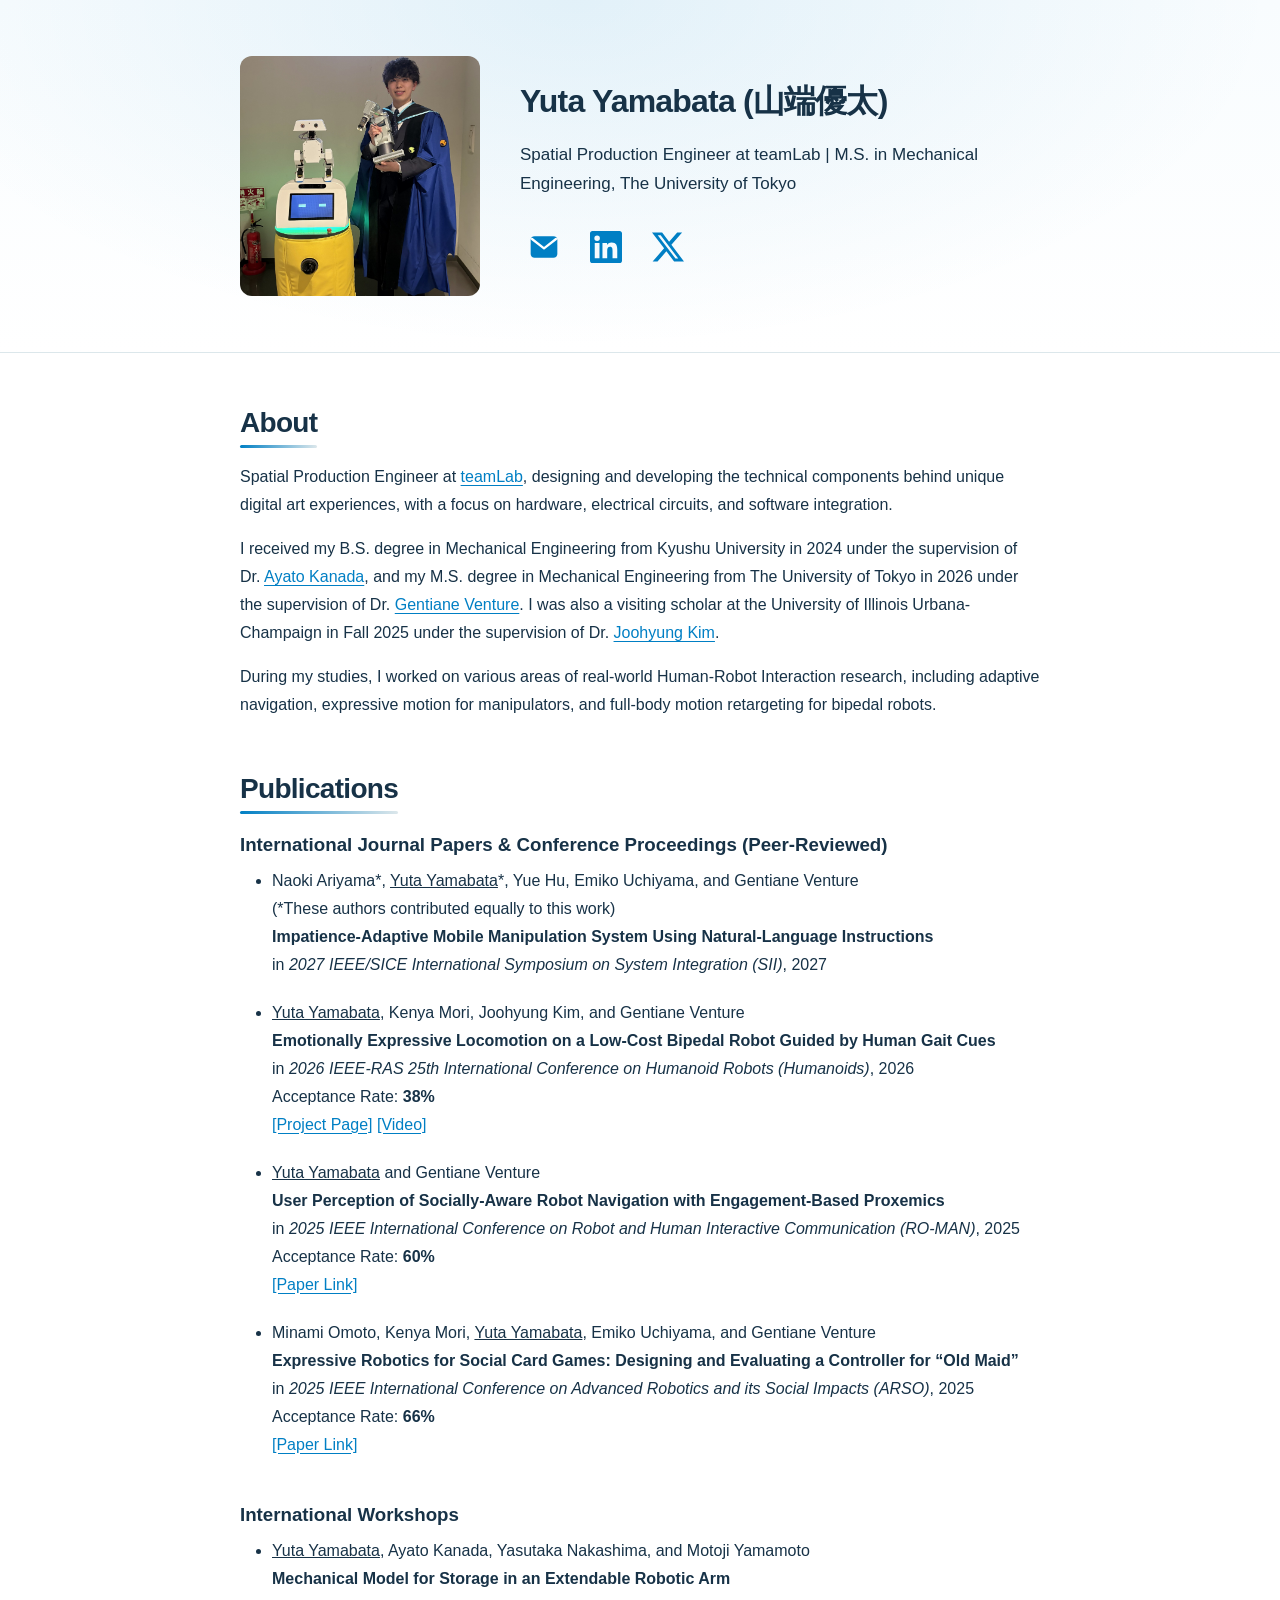
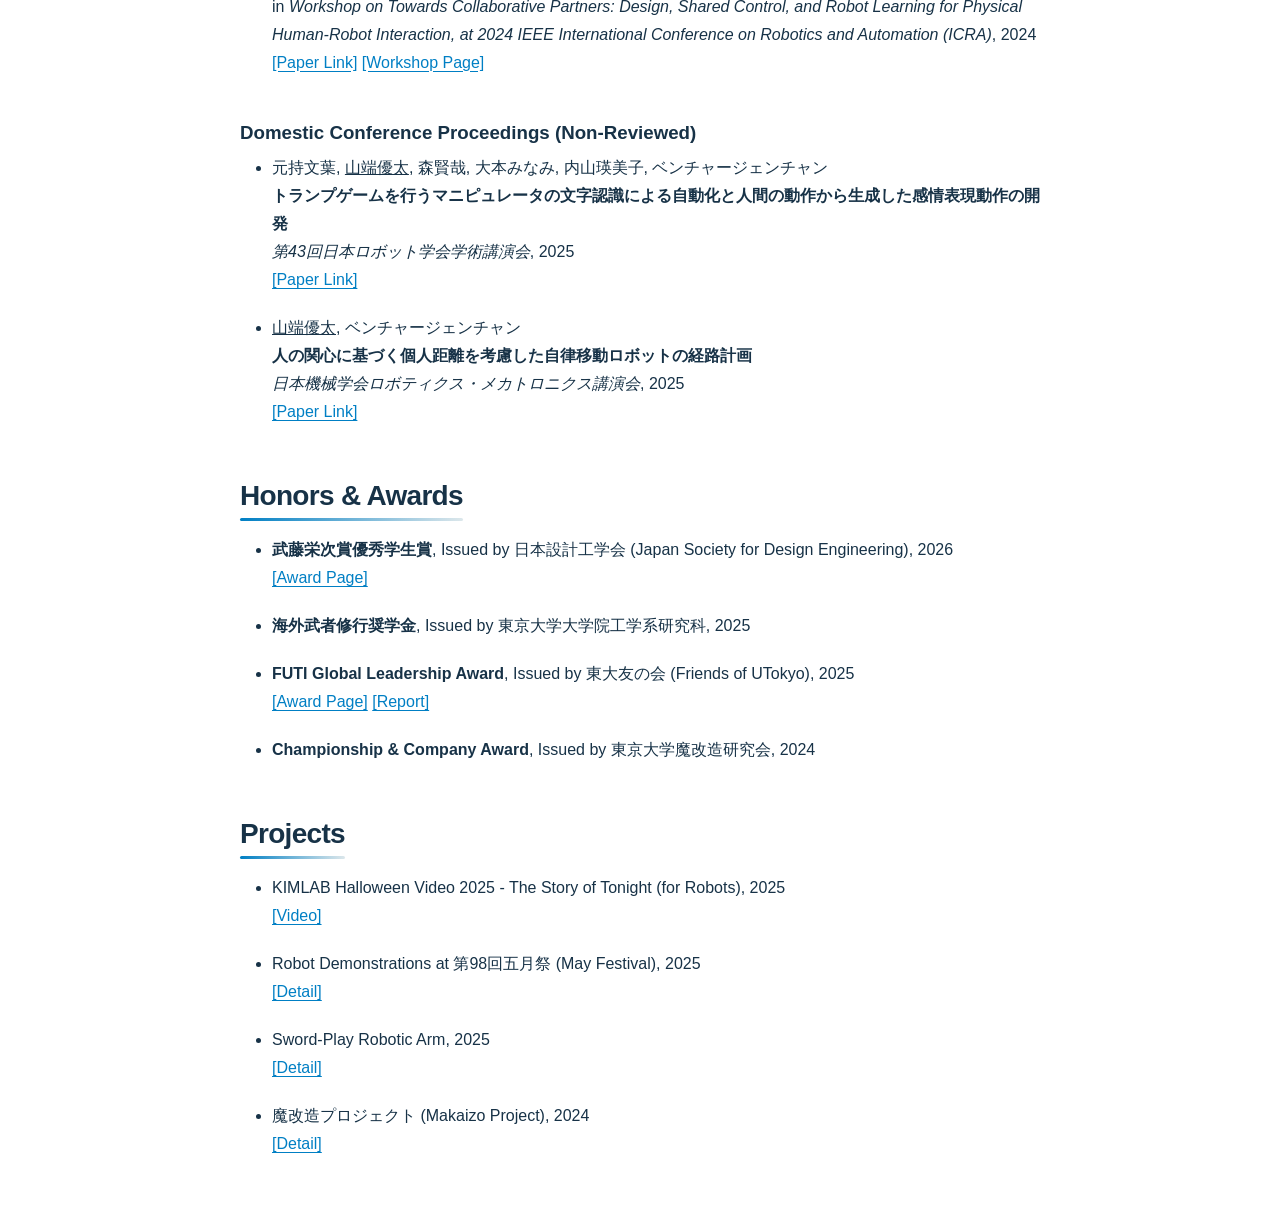
<file: index.html>
<!doctype html>
<html lang="ja">
<head>
  <meta charset="utf-8">
  <meta name="viewport" content="width=device-width, initial-scale=1">
  <meta name="theme-color" content="#007FC4">
  <title>Yuta Yamabata</title>
  <link rel="stylesheet" href="static/css/index.css">
</head>
<body>
  <a class="skip-link" href="#main">Skip to content</a>
  <header class="profile-header">
    <div class="page-width profile">
      <img class="profile-photo" src="static/images/IMG_7347_sq.jpg" alt="山端優太とロボットの写真" width="240" height="240">
      <div class="profile-details">
        <h1>Yuta Yamabata <span class="profile-name-ja">(山端優太)</span></h1>
        <p class="profile-affiliation">Spatial Production Engineer at teamLab | M.S. in Mechanical Engineering, The University of Tokyo</p>
        <nav class="social-links" aria-label="Contact and social profiles">
          <a class="social-link" href="mailto:yamabata.yuta@gmail.com" aria-label="Email" title="Email">
            <svg viewBox="0 0 24 24" aria-hidden="true" focusable="false"><rect x="2" y="4" width="20" height="16" rx="3" fill="currentColor"/><path d="m3 6 9 7 9-7" fill="none" stroke="white" stroke-width="1.7" stroke-linecap="round" stroke-linejoin="round"/></svg>
          </a>
          <a class="social-link" href="https://www.linkedin.com/in/yuta-yamabata/" aria-label="LinkedIn" title="LinkedIn">
            <svg viewBox="0 0 24 24" aria-hidden="true" focusable="false"><path fill="currentColor" d="M20.447 20.452h-3.554v-5.569c0-1.328-.027-3.037-1.852-3.037-1.853 0-2.136 1.445-2.136 2.939v5.667H9.351V9h3.414v1.561h.049c.476-.9 1.637-1.85 3.37-1.85 3.601 0 4.267 2.37 4.267 5.455v6.286ZM5.337 7.433a2.062 2.062 0 1 1 0-4.124 2.062 2.062 0 0 1 0 4.124ZM7.119 20.452H3.555V9h3.564v11.452ZM22.225 0H1.771C.792 0 0 .774 0 1.729v20.542C0 23.227.792 24 1.771 24h20.451C23.2 24 24 23.227 24 22.271V1.729C24 .774 23.2 0 22.222 0h.003Z"/></svg>
          </a>
          <a class="social-link" href="https://x.com/yamabata_0221" aria-label="X" title="X">
            <svg viewBox="0 0 24 24" aria-hidden="true" focusable="false"><path fill="currentColor" d="M18.901 1.153h3.68l-8.04 9.19L24 22.846h-7.406l-5.8-7.584-6.64 7.584H.47l8.6-9.835L0 1.154h7.594l5.243 6.932 6.064-6.933Zm-1.29 19.49h2.039L6.487 3.24H4.3l13.31 17.403Z"/></svg>
          </a>
          <!-- GitHub: remove the surrounding comment below to show this icon. -->
          <!--
          <a class="social-link" href="https://github.com/Yuta-Yamabata" aria-label="GitHub" title="GitHub">
            <svg viewBox="0 0 24 24" aria-hidden="true" focusable="false"><path fill="currentColor" d="M12 .297a12 12 0 0 0-3.793 23.385c.6.113.82-.258.82-.577 0-.285-.01-1.04-.015-2.04-3.338.724-4.043-1.61-4.043-1.61-.546-1.387-1.333-1.756-1.333-1.756-1.09-.745.083-.729.083-.729 1.205.084 1.838 1.237 1.838 1.237 1.07 1.835 2.807 1.305 3.492.998.108-.776.419-1.305.762-1.605-2.665-.304-5.467-1.334-5.467-5.93 0-1.31.469-2.381 1.236-3.221-.124-.304-.535-1.524.117-3.176 0 0 1.008-.323 3.301 1.23a11.52 11.52 0 0 1 6.006 0c2.291-1.553 3.297-1.23 3.297-1.23.654 1.652.243 2.872.119 3.176.77.84 1.235 1.911 1.235 3.221 0 4.608-2.807 5.623-5.479 5.92.43.372.823 1.102.823 2.222 0 1.606-.015 2.898-.015 3.293 0 .322.216.694.825.576A12.001 12.001 0 0 0 12 .297Z"/></svg>
          </a>
          -->
        </nav>
      </div>
    </div>
  </header>

  <main class="page-width" id="main">
  <section class="content-section about-section" aria-labelledby="about-title">
  <h2 id="about-title">About</h2>
  <p>Spatial Production Engineer at <a href="https://www.teamlab.art/">teamLab</a>, designing and developing the technical components behind unique digital art experiences, with a focus on hardware, electrical circuits, and software integration.</p>
  <p>I received my B.S. degree in Mechanical Engineering from Kyushu University in 2024 under the supervision of Dr. <a href="https://sites.google.com/view/ayato-kanada-ja/home">Ayato Kanada</a>, and my M.S. degree in Mechanical Engineering from The University of Tokyo in 2026 under the supervision of Dr. <a href="https://www.gvlab.jp/gv/">Gentiane Venture</a>. I was also a visiting scholar at the University of Illinois Urbana-Champaign in Fall 2025 under the supervision of Dr. <a href="https://publish.illinois.edu/kimlab2020/kimlab-members/">Joohyung Kim</a>.</p>
  <p>During my studies, I worked on various areas of real-world Human-Robot Interaction research, including adaptive navigation, expressive motion for manipulators, and full-body motion retargeting for bipedal robots.
  <!-- I aspire to create engineering solutions that broaden people’s perspectives and deliver memorable experiences. -->
</p>
  </section>

  <section class="content-section publications-section" aria-labelledby="publications-title">
  <h2 id="publications-title">Publications</h2>
  <h3>International Journal Papers & Conference Proceedings (Peer-Reviewed)</h3>
  <ul>
    <li>Naoki Ariyama*, <u>Yuta Yamabata</u>*, Yue Hu, Emiko Uchiyama, and Gentiane Venture<br>
      (*These authors contributed equally to this work)<br>
      <strong>Impatience-Adaptive Mobile Manipulation System Using Natural-Language Instructions </strong><br>
      in <i>2027 IEEE/SICE International Symposium on System Integration (SII)</i>, 2027</li>
    <li><u>Yuta Yamabata</u>, Kenya Mori, Joohyung Kim, and Gentiane Venture<br>
      <strong>Emotionally Expressive Locomotion on a Low-Cost Bipedal Robot Guided by Human Gait Cues </strong><br>
      in <i>2026 IEEE-RAS 25th International Conference on Humanoid Robots (Humanoids)</i>, 2026<br>
      Acceptance Rate: <strong>38%</strong><br>
      <a href="./emo-duck/">[Project Page]</a> <a href="https://youtu.be/6weia5VP1dY">[Video]</a></li>
    <li><u>Yuta Yamabata</u> and Gentiane Venture<br>
      <strong>User Perception of Socially-Aware Robot Navigation with Engagement-Based Proxemics</strong><br>
      in <i>2025 IEEE International Conference on Robot and Human Interactive Communication (RO-MAN)</i>, 2025<br>
      Acceptance Rate: <strong>60%</strong><br>
      <a href="https://ieeexplore.ieee.org/document/11217888">[Paper Link]</a></li>
    <li>Minami Omoto, Kenya Mori, <u>Yuta Yamabata</u>, Emiko Uchiyama, and Gentiane Venture<br>
      <strong>Expressive Robotics for Social Card Games: Designing and Evaluating a Controller for “Old Maid”</strong><br>
      in <i>2025 IEEE International Conference on Advanced Robotics and its Social Impacts (ARSO)</i>, 2025<br>
      Acceptance Rate: <strong>66%</strong><br>
      <a href="https://ieeexplore.ieee.org/document/11124993">[Paper Link]</a></li>
  </ul>

  <h3>International Workshops</h3>
  <ul>
    <li><u>Yuta Yamabata</u>, Ayato Kanada, Yasutaka Nakashima, and Motoji Yamamoto<br>
      <strong>Mechanical Model for Storage in an Extendable Robotic Arm</strong><br>
      in <i>Workshop on Towards Collaborative Partners: Design, Shared Control, and Robot Learning for Physical Human-Robot Interaction, at 2024 IEEE International Conference on Robotics and Automation (ICRA)</i>, 2024<br>
      <a href="https://www.researchgate.net/publication/396744305_Mechanical_Model_for_Storage_in_an_Extendable_Robotic_Arm">[Paper Link]</a> <a href="https://sites.google.com/view/icra24-physical-hri">[Workshop Page]</a></li>
  </ul>

  <h3>Domestic Conference Proceedings (Non-Reviewed)</h3>  
  <ul>
    <li>元持文葉, <u>山端優太</u>, 森賢哉, 大本みなみ, 内山瑛美子, ベンチャージェンチャン<br>
      <strong>トランプゲームを行うマニピュレータの文字認識による自動化と人間の動作から生成した感情表現動作の開発</strong><br>
      <i>第43回日本ロボット学会学術講演会</i>, 2025<br>
      <a href="https://jglobal.jst.go.jp/detail?JGLOBAL_ID=202502249866367856">[Paper Link]</a></li>
    <li><u>山端優太</u>, ベンチャージェンチャン<br>
      <strong>人の関心に基づく個人距離を考慮した自律移動ロボットの経路計画</strong><br>
      <i>日本機械学会ロボティクス・メカトロニクス講演会</i>, 2025<br>
      <a href="https://www.jstage.jst.go.jp/article/jsmermd/2025/0/2025_2P1-I11/_article/-char/ja/">[Paper Link]</a></li>
  </ul>

  </section>

  <section class="content-section" aria-labelledby="awards-title">
  <h2 id="awards-title">Honors &amp; Awards</h2>
  <ul>
    <li><strong>武藤栄次賞優秀学生賞</strong>, Issued by 日本設計工学会 (Japan Society for Design Engineering), 2026<br>
      <a href="https://jsde.or.jp/wp/award/studentaward/">[Award Page]</a></li>
    <li><strong>海外武者修行奨学金</strong>, Issued by 東京大学大学院工学系研究科, 2025<br></li>
    <li><strong>FUTI Global Leadership Award</strong>, Issued by 東大友の会 (Friends of UTokyo), 2025<br>
      <a href="https://www.friendsofutokyo.org/en/scholarships-awards/">[Award Page]</a> <a href="https://www.friendsofutokyo.org/en/study-abroad-experience/">[Report]</a></li>
    <li><strong>Championship &amp; Company Award</strong>, Issued by 東京大学魔改造研究会, 2024<br></li>
  </ul>

  </section>

  <section class="content-section" aria-labelledby="projects-title">
  <h2 id="projects-title">Projects</h2>
  <ul>
    <li>KIMLAB Halloween Video 2025 - The Story of Tonight (for Robots), 2025<br>
      <a href="https://youtu.be/I7L8w_SM358?si=ftZZvnNVFITv5Z1Z">[Video]</a></li>

    <li>Robot Demonstrations at 第98回五月祭 (May Festival), 2025<br>
      <a href="./gogatsusai/">[Detail]</a>
      </li>

    <li>Sword-Play Robotic Arm, 2025<br>
      <a href="./sword-play/">[Detail]</a>
      </li>
    
      <li>魔改造プロジェクト (Makaizo Project), 2024<br>
      <a href="./makaizo/">[Detail]</a></li>
  </ul>


  </section>
  </main>
</body>
</html>
</file>
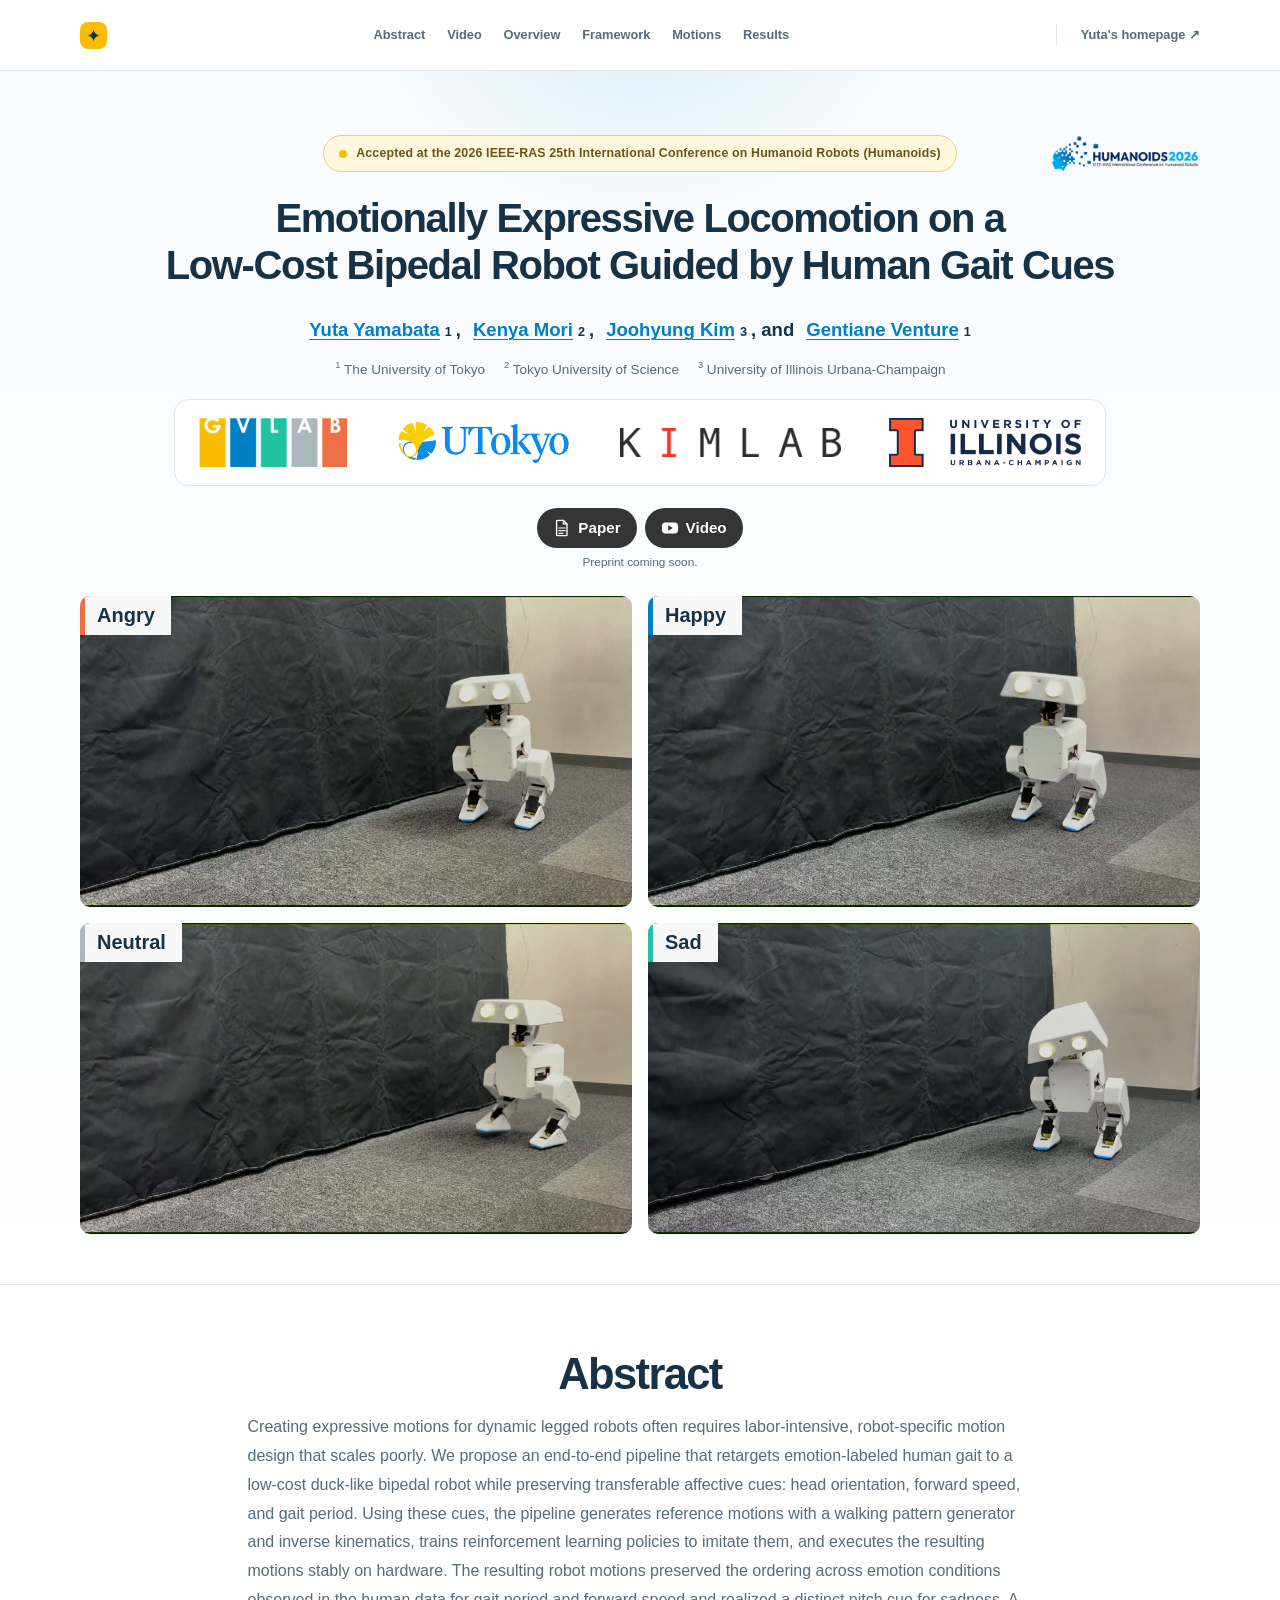
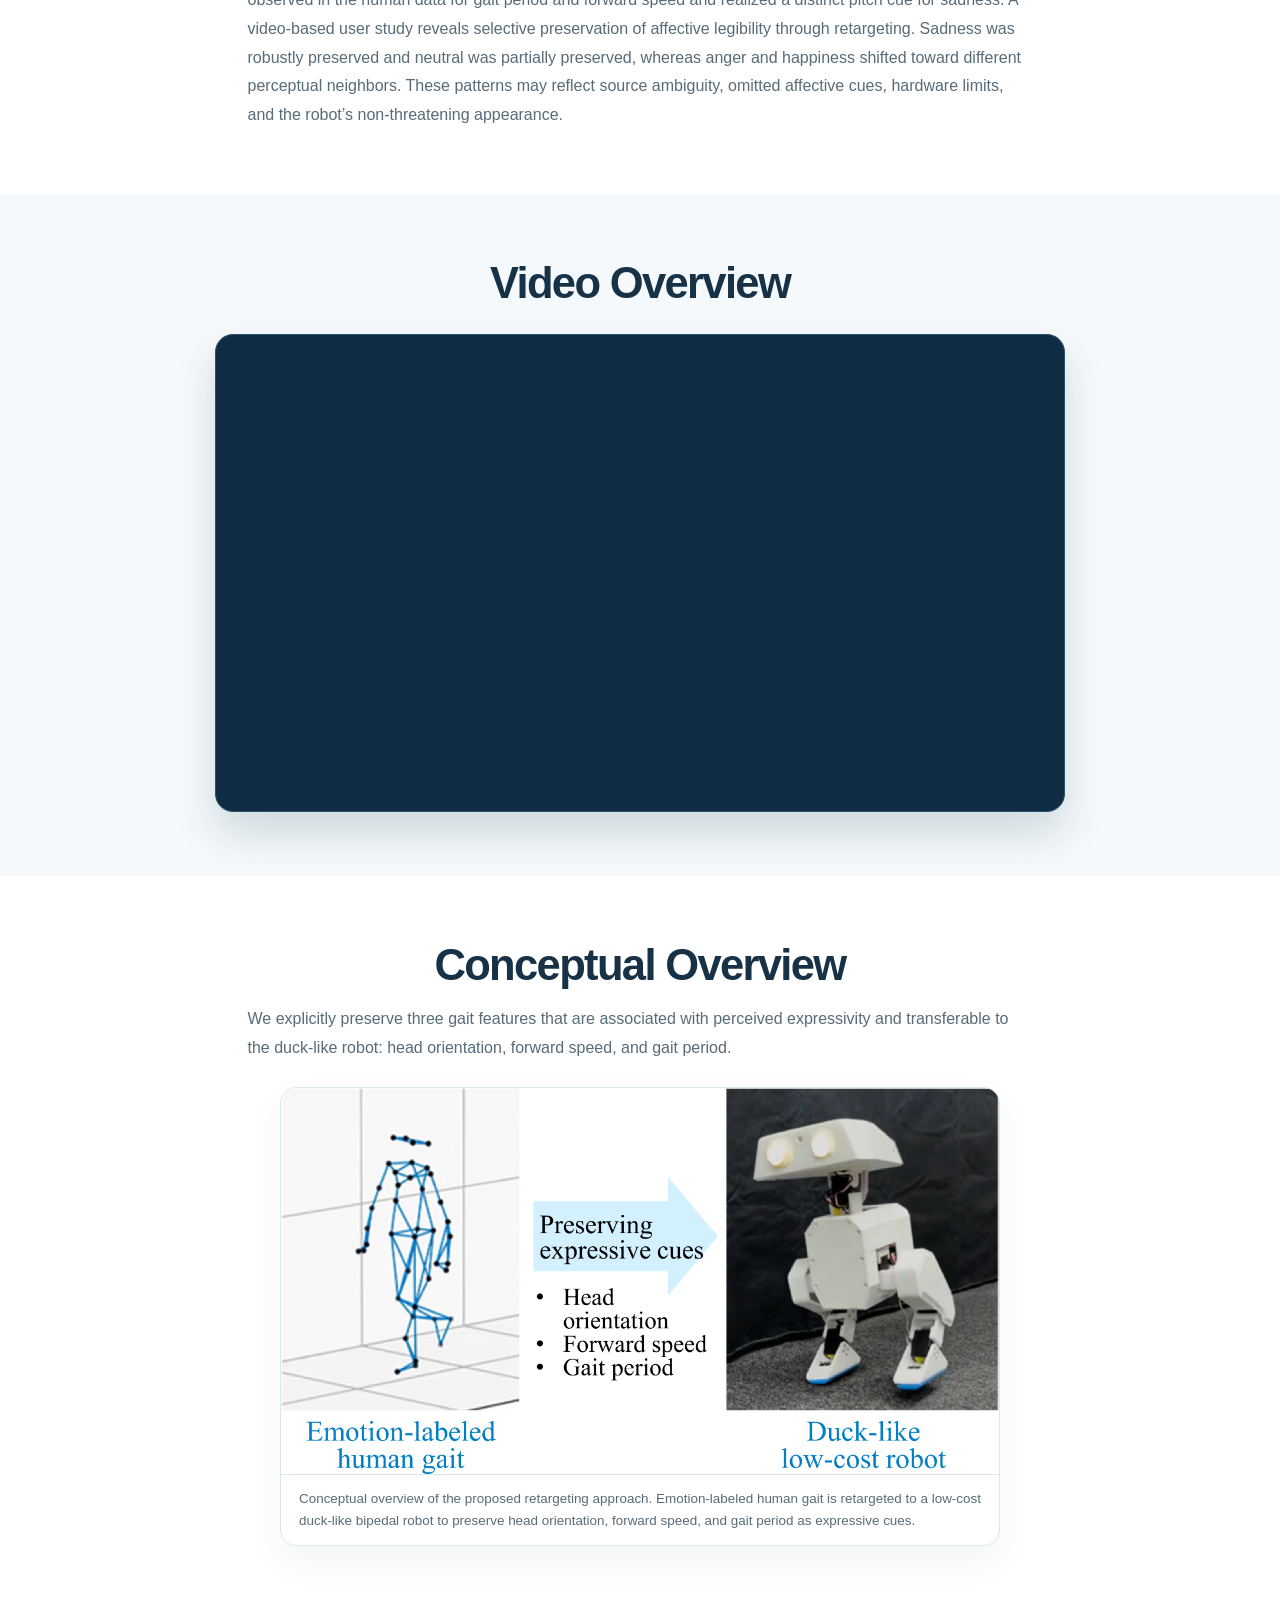
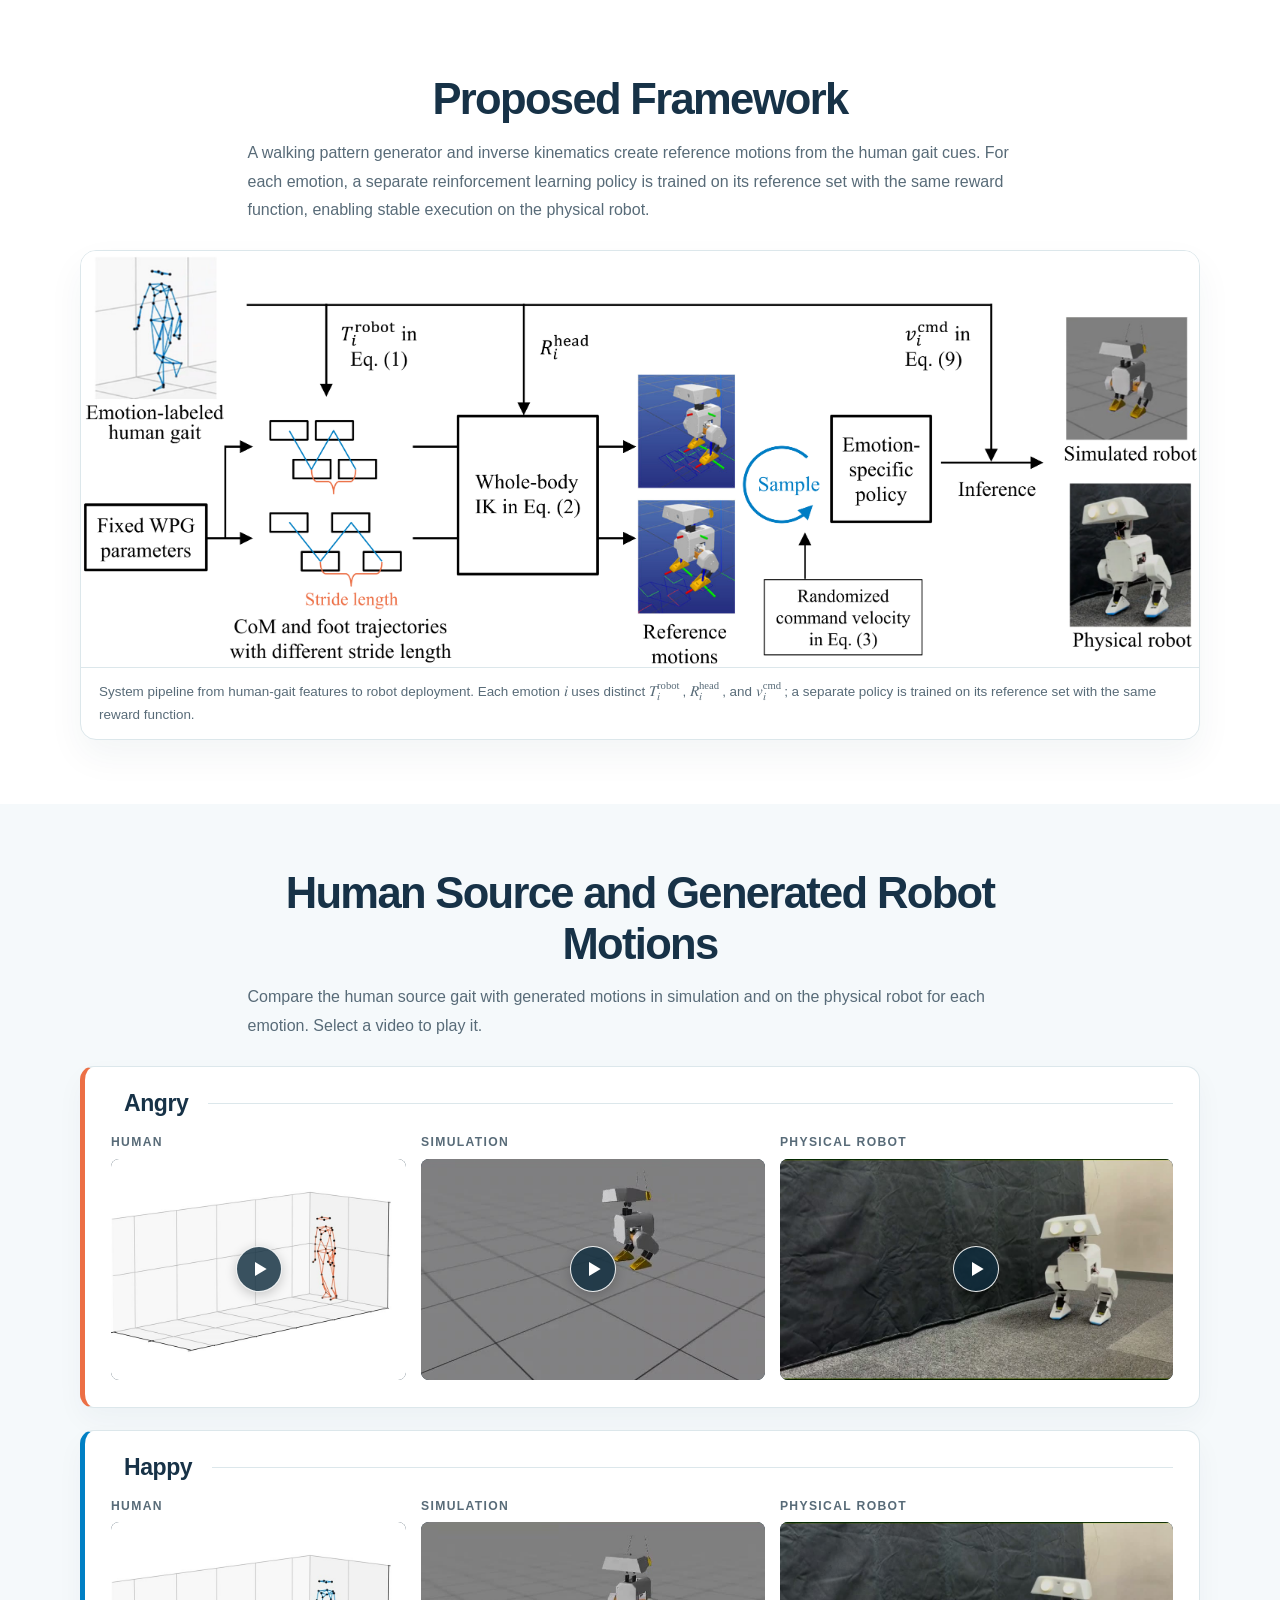
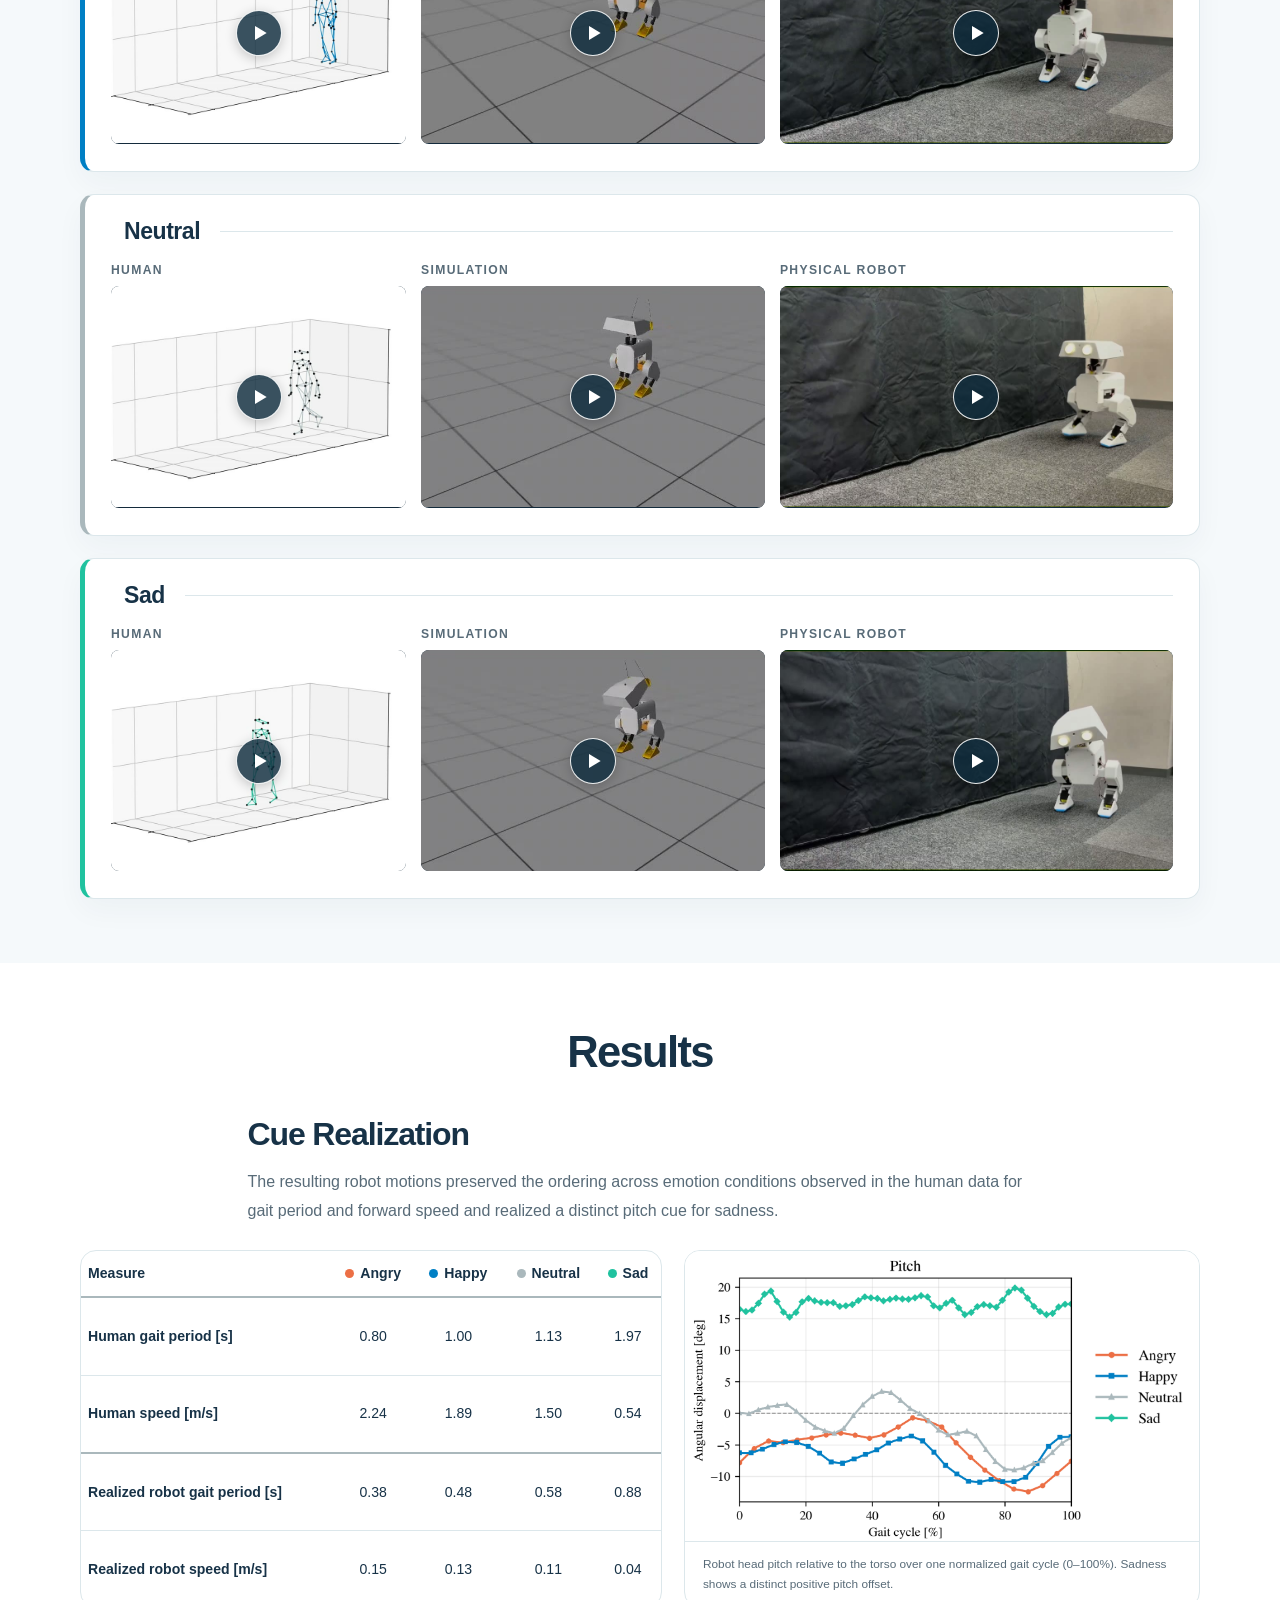
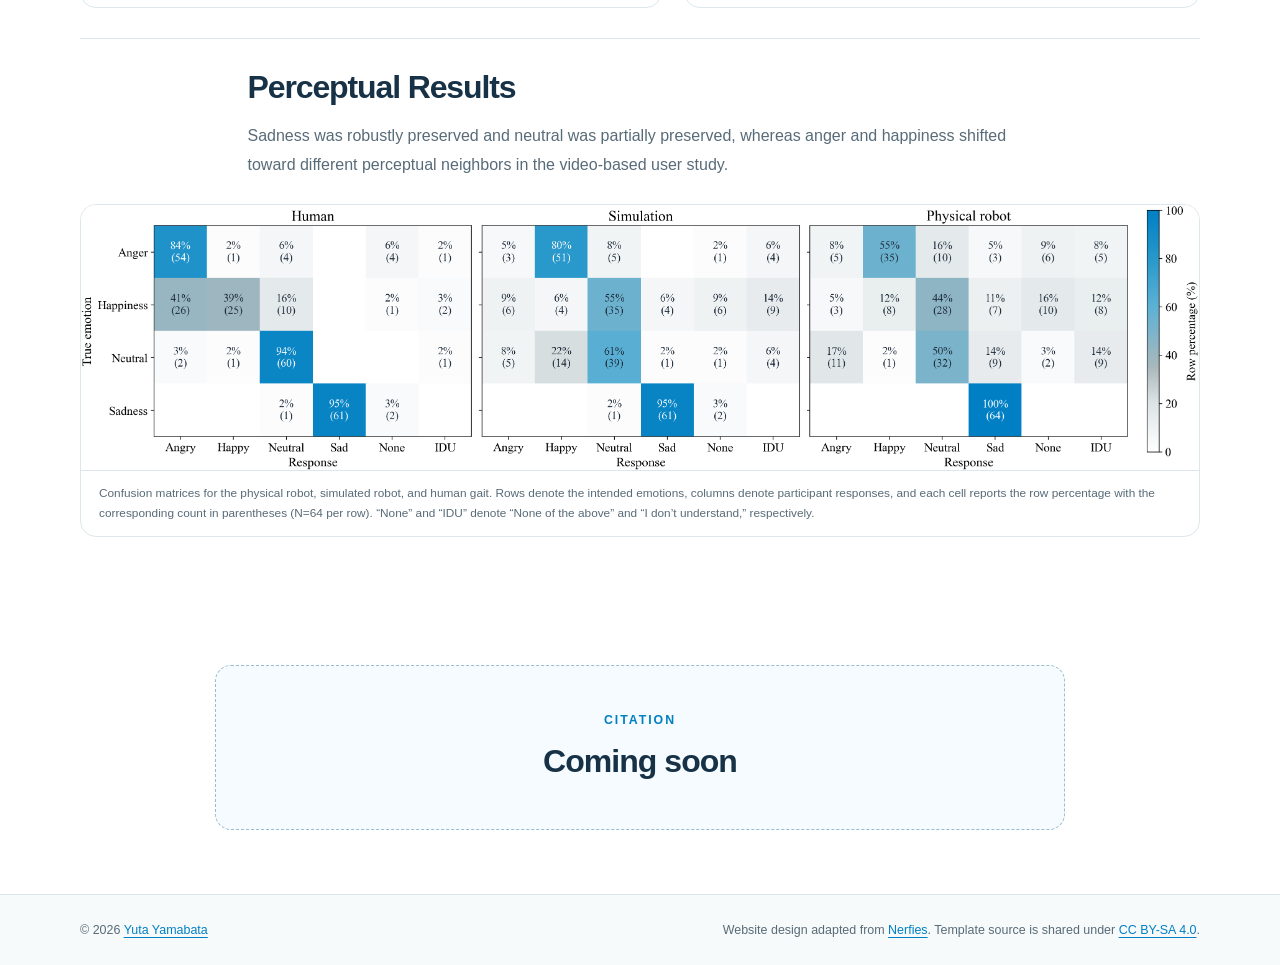
<file: emo-duck/index.html>
<!doctype html>
<html lang="en">
<head>
  <meta charset="utf-8">
  <meta name="viewport" content="width=device-width, initial-scale=1">
  <meta name="description" content="Emotionally expressive locomotion on a low-cost duck-like bipedal robot guided by human gait cues.">
  <meta name="theme-color" content="#007FC4">
  <title>Emotionally Expressive Locomotion on a Low-Cost Bipedal Robot Guided by Human Gait Cues</title>
  <link rel="icon" type="image/svg+xml" sizes="any" href="./static/images/favicon.svg?v=20261018-2">
  <link rel="stylesheet" href="./static/css/index.css?v=20261018-1">
  <script src="./static/js/video.js" defer></script>
</head>
<body>
  <a class="skip-link" href="#main">Skip to content</a>

  <header class="site-header">
    <div class="header-inner page-width">
      <a class="site-mark" href="#top" aria-label="Back to top">
        <span class="mark-symbol" aria-hidden="true">✦</span>
      </a>
      <nav aria-label="Page sections">
        <a href="#abstract">Abstract</a>
        <a href="#overview-video">Video</a>
        <a href="#overview">Overview</a>
        <a href="#approach">Framework</a>
        <a href="#motions">Motions</a>
        <a href="#results">Results</a>
      </nav>
      <a class="home-link" href="../">Yuta's homepage <span aria-hidden="true">↗</span></a>
    </div>
  </header>

  <main id="main">
    <section class="hero" id="top" aria-labelledby="page-title">
      <div class="hero-glow" aria-hidden="true"></div>
      <div class="page-width hero-inner">
        <div class="venue-row">
          <p class="venue-badge"><span class="badge-dot" aria-hidden="true"></span> Accepted at the 2026 IEEE-RAS 25th International Conference on Humanoid Robots (Humanoids)</p>
          <a class="conference-logo" href="https://2026.ieee-humanoids.org/" aria-label="Humanoids 2026 conference website"><img src="./static/images/humanoids-2026.webp" alt="Humanoids 2026" width="768" height="193"></a>
        </div>
        <h1 id="page-title">Emotionally Expressive Locomotion on a <span class="no-break">Low-Cost</span> Bipedal Robot Guided by Human Gait Cues</h1>
        <div class="authors" aria-label="Authors">
          <a href="https://yuta-yamabata.github.io/">Yuta Yamabata</a><sup>1</sup><span class="author-comma">,</span>
          <a href="https://kenyamori737.github.io/">Kenya Mori</a><sup>2</sup><span class="author-comma">,</span>
          <a href="https://publish.illinois.edu/kimlab2020/kimlab-members/">Joohyung Kim</a><sup>3</sup><span class="author-comma">, and </span>
          <a href="https://www.gvlab.jp/gv/">Gentiane Venture</a><sup>1</sup>
        </div>
        <p class="affiliations"><span><sup>1</sup> The University of Tokyo</span><span><sup>2</sup> Tokyo University of Science</span><span><sup>3</sup> University of Illinois Urbana-Champaign</span></p>
        <div class="partner-logos" aria-label="Collaborating laboratories and universities">
          <a class="partner-logo partner-logo-gvlab" href="https://www.gvlab.jp/" aria-label="GV Lab website"><img src="./static/images/affiliations/gvlab.png" alt="GV Lab" width="332" height="110"></a>
          <span class="partner-logo partner-logo-utokyo"><img src="./static/images/affiliations/utokyo.png" alt="The University of Tokyo" width="656" height="174"></span>
          <a class="partner-logo partner-logo-kimlab" href="https://publish.illinois.edu/kimlab2020/" aria-label="KIMLAB website"><img src="./static/images/affiliations/kimlab.png" alt="KIMLAB" width="293" height="39"></a>
          <span class="partner-logo partner-logo-uiuc"><img src="./static/images/affiliations/uiuc.png" alt="University of Illinois Urbana-Champaign" width="579" height="150"></span>
        </div>
        <div class="hero-actions" role="group" aria-label="Research materials availability">
          <span class="action-pill unavailable" title="Preprint coming soon">
            <svg class="action-icon" viewBox="0 0 20 20" aria-hidden="true" focusable="false"><path d="M4.5 1.5h7l4 4V18a.5.5 0 0 1-.5.5H4.5A.5.5 0 0 1 4 18V2a.5.5 0 0 1 .5-.5Z" fill="none" stroke="currentColor" stroke-width="1.5" stroke-linejoin="round"/><path d="M11.5 1.5v4h4M6.5 10h7M6.5 13h7M6.5 16h4.5" fill="none" stroke="currentColor" stroke-width="1.3" stroke-linecap="round"/></svg>
            <span class="action-name">Paper</span>
          </span>
          <a class="action-pill action-link" href="https://youtu.be/6weia5VP1dY" target="_blank" rel="noopener" aria-label="Watch the video on YouTube (opens in a new tab)">
            <svg class="action-icon" viewBox="0 0 20 20" aria-hidden="true" focusable="false"><rect x="1" y="4" width="18" height="12" rx="4" fill="currentColor"/><path d="m8 7 5 3-5 3Z" fill="#353535"/></svg>
            <span class="action-name">Video</span>
          </a>
        </div>
        <p class="hero-actions-status">Preprint coming soon.</p>
        <div class="hero-motion-grid" role="group" aria-label="Physical robot motions by emotion">
          <div class="hero-motion emotion-angry"><video autoplay muted loop playsinline preload="metadata" poster="./static/images/video-posters/physical_angry.jpg" src="./static/videos/physical_angry.mp4" aria-label="Angry physical robot motion"></video><span class="hero-motion-label" aria-hidden="true">Angry</span></div>
          <div class="hero-motion emotion-happy"><video autoplay muted loop playsinline preload="metadata" poster="./static/images/video-posters/physical_happy.jpg" src="./static/videos/physical_happy.mp4" aria-label="Happy physical robot motion"></video><span class="hero-motion-label" aria-hidden="true">Happy</span></div>
          <div class="hero-motion emotion-neutral"><video autoplay muted loop playsinline preload="metadata" poster="./static/images/video-posters/physical_neutral.jpg" src="./static/videos/physical_neutral.mp4" aria-label="Neutral physical robot motion"></video><span class="hero-motion-label" aria-hidden="true">Neutral</span></div>
          <div class="hero-motion emotion-sad"><video autoplay muted loop playsinline preload="metadata" poster="./static/images/video-posters/physical_sad.jpg" src="./static/videos/physical_sad.mp4" aria-label="Sad physical robot motion"></video><span class="hero-motion-label" aria-hidden="true">Sad</span></div>
        </div>
      </div>
    </section>

    <section class="section abstract-section" id="abstract" aria-labelledby="abstract-title">
      <div class="page-width">
        <div class="section-heading centered">
          <h2 id="abstract-title">Abstract</h2>
          <p>Creating expressive motions for dynamic legged robots often requires labor-intensive, robot-specific motion design that scales poorly. We propose an end-to-end pipeline that retargets emotion-labeled human gait to a low-cost duck-like bipedal robot while preserving transferable affective cues: head orientation, forward speed, and gait period. Using these cues, the pipeline generates reference motions with a walking pattern generator and inverse kinematics, trains reinforcement learning policies to imitate them, and executes the resulting motions stably on hardware. The resulting robot motions preserved the ordering across emotion conditions observed in the human data for gait period and forward speed and realized a distinct pitch cue for sadness. A video-based user study reveals selective preservation of affective legibility through retargeting. Sadness was robustly preserved and neutral was partially preserved, whereas anger and happiness shifted toward different perceptual neighbors. These patterns may reflect source ambiguity, omitted affective cues, hardware limits, and the robot’s non-threatening appearance.</p>
        </div>
      </div>
    </section>

    <section class="section video-section" id="overview-video" aria-labelledby="video-title">
      <div class="page-width narrow">
        <div class="section-heading centered">
          <h2 id="video-title">Video Overview</h2>
        </div>
        <div class="video-embed">
          <iframe src="https://www.youtube.com/embed/6weia5VP1dY?playsinline=1" title="Video overview of Emotionally Expressive Locomotion on a Low-Cost Bipedal Robot Guided by Human Gait Cues" loading="lazy" allow="accelerometer; autoplay; clipboard-write; encrypted-media; gyroscope; picture-in-picture; web-share" referrerpolicy="no-referrer-when-downgrade" allowfullscreen></iframe>
        </div>
        <!-- <p class="video-external-link"><a href="https://youtu.be/6weia5VP1dY" target="_blank" rel="noopener" aria-label="Watch on YouTube (opens in a new tab)"><span aria-hidden="true">↗</span></a></p> -->
      </div>
    </section>

    <section class="section overview-section" id="overview" aria-labelledby="overview-title">
      <div class="page-width">
        <div class="section-heading centered">
          <!-- <span class="section-index">OVERVIEW</span> -->
          <h2 id="overview-title">Conceptual Overview</h2>
          <p>We explicitly preserve three gait features that are associated with perceived expressivity and transferable to the duck-like robot: head orientation, forward speed, and gait period.</p>
        </div>
        <figure class="paper-figure intro-figure">
          <a class="figure-image-link" href="./static/images/intro4.png" target="_blank" rel="noopener" aria-label="Open the conceptual overview figure at full size">
            <img src="./static/images/intro4.png" width="4865" height="2613" alt="Emotion-labeled human gait is transferred to a duck-like robot while preserving head orientation, forward speed, and gait period.">
          </a>
          <figcaption>Conceptual overview of the proposed retargeting approach. Emotion-labeled human gait is retargeted to a low-cost duck-like bipedal robot to preserve head orientation, forward speed, and gait period as expressive cues.</figcaption>
        </figure>
      </div>
    </section>

    <section class="section approach-section" id="approach" aria-labelledby="approach-title">
      <div class="page-width">
        <div class="section-heading centered">
          <!-- <span class="section-index">APPROACH</span> -->
          <h2 id="approach-title">Proposed Framework</h2>
          <p>A walking pattern generator and inverse kinematics create reference motions from the human gait cues. For each emotion, a separate reinforcement learning policy is trained on its reference set with the same reward function, enabling stable execution on the physical robot.</p>
        </div>
        <figure class="paper-figure wide-figure">
          <div class="figure-scroll">
            <a class="figure-image-link" href="./static/images/system_overview7.png" target="_blank" rel="noopener" aria-label="Open the full system overview figure">
              <img src="./static/images/system_overview7.png" width="11895" height="4429" loading="lazy" alt="Pipeline from emotion-labeled human gait through walking pattern generation, inverse kinematics, and policy learning to simulated and physical robot motions.">
            </a>
          </div>
          <figcaption>System pipeline from human-gait features to robot deployment. Each emotion <math aria-label="i"><mi>i</mi></math> uses distinct <math aria-label="T sub i superscript robot"><msubsup><mi>T</mi><mi>i</mi><mtext>robot</mtext></msubsup></math>, <math aria-label="R sub i superscript head"><msubsup><mi>R</mi><mi>i</mi><mtext>head</mtext></msubsup></math>, and <math aria-label="v sub i superscript cmd"><msubsup><mi>v</mi><mi>i</mi><mtext>cmd</mtext></msubsup></math>; a separate policy is trained on its reference set with the same reward function.</figcaption>
        </figure>
      </div>
    </section>

    <section class="section motions-section" id="motions" aria-labelledby="motions-title">
      <div class="page-width">
        <div class="section-heading centered">
          <!-- <span class="section-index">MOTIONS</span> -->
          <h2 id="motions-title">Human Source and Generated Robot Motions</h2>
          <p>Compare the human source gait with generated motions in simulation and on the physical robot for each emotion. Select a video to play it.</p>
        </div>

        <div class="emotion-list">
          <article class="emotion-card emotion-angry" aria-labelledby="angry-title">
            <div class="emotion-heading"><span class="emotion-number"></span><h3 id="angry-title">Angry</h3><span class="emotion-line" aria-hidden="true"></span></div>
            <div class="motion-grid">
              <div class="motion-item motion-four-three"><h4>Human</h4><div class="video-shell"><video controls preload="none" playsinline poster="./static/images/video-posters/human_angry.jpg" src="./static/videos/human_angry.mp4" aria-label="Angry human gait"></video><button class="video-start" type="button" aria-label="Play angry human gait"><span class="video-start-icon" aria-hidden="true"><svg width="20" height="20" viewBox="0 0 24 24" focusable="false" aria-hidden="true"><path d="M6 3.5v17L20 12z" fill="currentColor"/></svg></span><span>Play video</span></button></div></div>
              <div class="motion-item motion-simulation"><h4>Simulation</h4><div class="video-shell"><video controls preload="none" playsinline poster="./static/images/video-posters/sim_angry.jpg" src="./static/videos/sim_angry.mp4" aria-label="Angry simulated robot gait"></video><button class="video-start" type="button" aria-label="Play angry simulated robot gait"><span class="video-start-icon" aria-hidden="true"><svg width="20" height="20" viewBox="0 0 24 24" focusable="false" aria-hidden="true"><path d="M6 3.5v17L20 12z" fill="currentColor"/></svg></span><span>Play video</span></button></div></div>
              <div class="motion-item"><h4>Physical robot</h4><div class="video-shell"><video controls preload="none" playsinline poster="./static/images/video-posters/physical_angry.jpg" src="./static/videos/physical_angry.mp4" aria-label="Angry physical robot gait"></video><button class="video-start" type="button" aria-label="Play angry physical robot gait"><span class="video-start-icon" aria-hidden="true"><svg width="20" height="20" viewBox="0 0 24 24" focusable="false" aria-hidden="true"><path d="M6 3.5v17L20 12z" fill="currentColor"/></svg></span><span>Play video</span></button></div></div>
            </div>
          </article>

          <article class="emotion-card emotion-happy" aria-labelledby="happy-title">
            <div class="emotion-heading"><span class="emotion-number"></span><h3 id="happy-title">Happy</h3><span class="emotion-line" aria-hidden="true"></span></div>
            <div class="motion-grid">
              <div class="motion-item motion-four-three"><h4>Human</h4><div class="video-shell"><video controls preload="none" playsinline poster="./static/images/video-posters/human_happy.jpg" src="./static/videos/human_happy.mp4" aria-label="Happy human gait"></video><button class="video-start" type="button" aria-label="Play happy human gait"><span class="video-start-icon" aria-hidden="true"><svg width="20" height="20" viewBox="0 0 24 24" focusable="false" aria-hidden="true"><path d="M6 3.5v17L20 12z" fill="currentColor"/></svg></span><span>Play video</span></button></div></div>
              <div class="motion-item motion-simulation"><h4>Simulation</h4><div class="video-shell"><video controls preload="none" playsinline poster="./static/images/video-posters/sim_happy.jpg" src="./static/videos/sim_happy.mp4" aria-label="Happy simulated robot gait"></video><button class="video-start" type="button" aria-label="Play happy simulated robot gait"><span class="video-start-icon" aria-hidden="true"><svg width="20" height="20" viewBox="0 0 24 24" focusable="false" aria-hidden="true"><path d="M6 3.5v17L20 12z" fill="currentColor"/></svg></span><span>Play video</span></button></div></div>
              <div class="motion-item"><h4>Physical robot</h4><div class="video-shell"><video controls preload="none" playsinline poster="./static/images/video-posters/physical_happy.jpg" src="./static/videos/physical_happy.mp4" aria-label="Happy physical robot gait"></video><button class="video-start" type="button" aria-label="Play happy physical robot gait"><span class="video-start-icon" aria-hidden="true"><svg width="20" height="20" viewBox="0 0 24 24" focusable="false" aria-hidden="true"><path d="M6 3.5v17L20 12z" fill="currentColor"/></svg></span><span>Play video</span></button></div></div>
            </div>
          </article>

          <article class="emotion-card emotion-neutral" aria-labelledby="neutral-title">
            <div class="emotion-heading"><span class="emotion-number"></span><h3 id="neutral-title">Neutral</h3><span class="emotion-line" aria-hidden="true"></span></div>
            <div class="motion-grid">
              <div class="motion-item motion-four-three"><h4>Human</h4><div class="video-shell"><video controls preload="none" playsinline poster="./static/images/video-posters/human_neutral.jpg" src="./static/videos/human_neutral.mp4" aria-label="Neutral human gait"></video><button class="video-start" type="button" aria-label="Play neutral human gait"><span class="video-start-icon" aria-hidden="true"><svg width="20" height="20" viewBox="0 0 24 24" focusable="false" aria-hidden="true"><path d="M6 3.5v17L20 12z" fill="currentColor"/></svg></span><span>Play video</span></button></div></div>
              <div class="motion-item motion-simulation"><h4>Simulation</h4><div class="video-shell"><video controls preload="none" playsinline poster="./static/images/video-posters/sim_neutral.jpg" src="./static/videos/sim_neutral.mp4" aria-label="Neutral simulated robot gait"></video><button class="video-start" type="button" aria-label="Play neutral simulated robot gait"><span class="video-start-icon" aria-hidden="true"><svg width="20" height="20" viewBox="0 0 24 24" focusable="false" aria-hidden="true"><path d="M6 3.5v17L20 12z" fill="currentColor"/></svg></span><span>Play video</span></button></div></div>
              <div class="motion-item"><h4>Physical robot</h4><div class="video-shell"><video controls preload="none" playsinline poster="./static/images/video-posters/physical_neutral.jpg" src="./static/videos/physical_neutral.mp4" aria-label="Neutral physical robot gait"></video><button class="video-start" type="button" aria-label="Play neutral physical robot gait"><span class="video-start-icon" aria-hidden="true"><svg width="20" height="20" viewBox="0 0 24 24" focusable="false" aria-hidden="true"><path d="M6 3.5v17L20 12z" fill="currentColor"/></svg></span><span>Play video</span></button></div></div>
            </div>
          </article>

          <article class="emotion-card emotion-sad" aria-labelledby="sad-title">
            <div class="emotion-heading"><span class="emotion-number"></span><h3 id="sad-title">Sad</h3><span class="emotion-line" aria-hidden="true"></span></div>
            <div class="motion-grid">
              <div class="motion-item motion-four-three"><h4>Human</h4><div class="video-shell"><video controls preload="none" playsinline poster="./static/images/video-posters/human_sad.jpg" src="./static/videos/human_sad.mp4" aria-label="Sad human gait"></video><button class="video-start" type="button" aria-label="Play sad human gait"><span class="video-start-icon" aria-hidden="true"><svg width="20" height="20" viewBox="0 0 24 24" focusable="false" aria-hidden="true"><path d="M6 3.5v17L20 12z" fill="currentColor"/></svg></span><span>Play video</span></button></div></div>
              <div class="motion-item motion-simulation"><h4>Simulation</h4><div class="video-shell"><video controls preload="none" playsinline poster="./static/images/video-posters/sim_sad.jpg" src="./static/videos/sim_sad.mp4" aria-label="Sad simulated robot gait"></video><button class="video-start" type="button" aria-label="Play sad simulated robot gait"><span class="video-start-icon" aria-hidden="true"><svg width="20" height="20" viewBox="0 0 24 24" focusable="false" aria-hidden="true"><path d="M6 3.5v17L20 12z" fill="currentColor"/></svg></span><span>Play video</span></button></div></div>
              <div class="motion-item"><h4>Physical robot</h4><div class="video-shell"><video controls preload="none" playsinline poster="./static/images/video-posters/physical_sad.jpg" src="./static/videos/physical_sad.mp4" aria-label="Sad physical robot gait"></video><button class="video-start" type="button" aria-label="Play sad physical robot gait"><span class="video-start-icon" aria-hidden="true"><svg width="20" height="20" viewBox="0 0 24 24" focusable="false" aria-hidden="true"><path d="M6 3.5v17L20 12z" fill="currentColor"/></svg></span><span>Play video</span></button></div></div>
            </div>
          </article>
        </div>
      </div>
    </section>

    <section class="section results-section" id="results" aria-labelledby="results-title">
      <div class="page-width">
        <div class="section-heading centered">
          <h2 id="results-title">Results</h2>
        </div>

        <div class="result-block">
          <div class="result-copy"><h3>Cue Realization</h3><p>The resulting robot motions preserved the ordering across emotion conditions observed in the human data for gait period and forward speed and realized a distinct pitch cue for sadness.</p></div>
          <div class="cue-evidence">
            <div class="cue-table-scroll" role="region" aria-label="Gait period and forward speed comparison" tabindex="0">
              <table class="cue-table">
                <caption class="visually-hidden">Human and realized robot gait period and forward speed by emotion</caption>
                <thead><tr><th scope="col">Measure</th><th scope="col" class="cue-angry">Angry</th><th scope="col" class="cue-happy">Happy</th><th scope="col" class="cue-neutral">Neutral</th><th scope="col" class="cue-sad">Sad</th></tr></thead>
                <tbody>
                  <tr><th scope="row">Human gait period [s]</th><td>0.80</td><td>1.00</td><td>1.13</td><td>1.97</td></tr>
                  <tr><th scope="row">Human speed [m/s]</th><td>2.24</td><td>1.89</td><td>1.50</td><td>0.54</td></tr>
                  <tr class="robot-measures"><th scope="row">Realized robot gait period [s]</th><td>0.38</td><td>0.48</td><td>0.58</td><td>0.88</td></tr>
                  <tr><th scope="row">Realized robot speed [m/s]</th><td>0.15</td><td>0.13</td><td>0.11</td><td>0.04</td></tr>
                </tbody>
              </table>
            </div>
            <figure class="paper-figure chart-figure pitch-figure">
              <div class="figure-scroll"><a class="figure-image-link" href="./static/images/Only_pitch.png" target="_blank" rel="noopener" aria-label="Open the robot head pitch chart at full size"><img src="./static/images/Only_pitch.png" width="1568" height="885" loading="lazy" alt="Robot head pitch over a gait cycle for angry, happy, neutral, and sad motions; sadness remains distinctly higher than the other conditions."></a></div>
              <figcaption>Robot head pitch relative to the torso over one normalized gait cycle (0–100%). Sadness shows a distinct positive pitch offset.</figcaption>
            </figure>
          </div>
        </div>

        <div class="result-block">
          <div class="result-copy"><h3>Perceptual Results</h3><p>Sadness was robustly preserved and neutral was partially preserved, whereas anger and happiness shifted toward different perceptual neighbors in the video-based user study.</p></div>
          <figure class="paper-figure chart-figure extra-wide-figure">
            <div class="figure-scroll"><a class="figure-image-link" href="./static/images/confusion_matrices2.png" target="_blank" rel="noopener" aria-label="Open the emotion recognition matrices at full size"><img src="./static/images/confusion_matrices2.png" width="3597" height="855" loading="lazy" alt="Emotion recognition matrices for physical robot, simulation, and human gait; sadness is clearly recognized in all three, while anger and happiness are frequently confused for robot motion."></a></div>
            <figcaption>Confusion matrices for the physical robot, simulated robot, and human gait. Rows denote the intended emotions, columns denote participant responses, and each cell reports the row percentage with the corresponding count in parentheses (N=64 per row). “None” and “IDU” denote “None of the above” and “I don’t understand,” respectively.</figcaption>
          </figure>
        </div>
      </div>
    </section>

    <section class="section citation-section" id="citation" aria-labelledby="citation-title">
      <div class="page-width narrow">
        <div class="citation-card">
          <span class="section-index">CITATION</span>
          <h2 id="citation-title">Coming soon</h2>
        </div>
      </div>
    </section>
  </main>

  <footer class="site-footer">
    <div class="page-width footer-inner">
      <p>© 2026 <a href="../">Yuta Yamabata</a></p>
      <p>Website design adapted from <a href="https://nerfies.github.io/">Nerfies</a>. Template source is shared under <a href="https://creativecommons.org/licenses/by-sa/4.0/">CC BY-SA 4.0</a>.</p>
    </div>
  </footer>
</body>
</html>
</file>
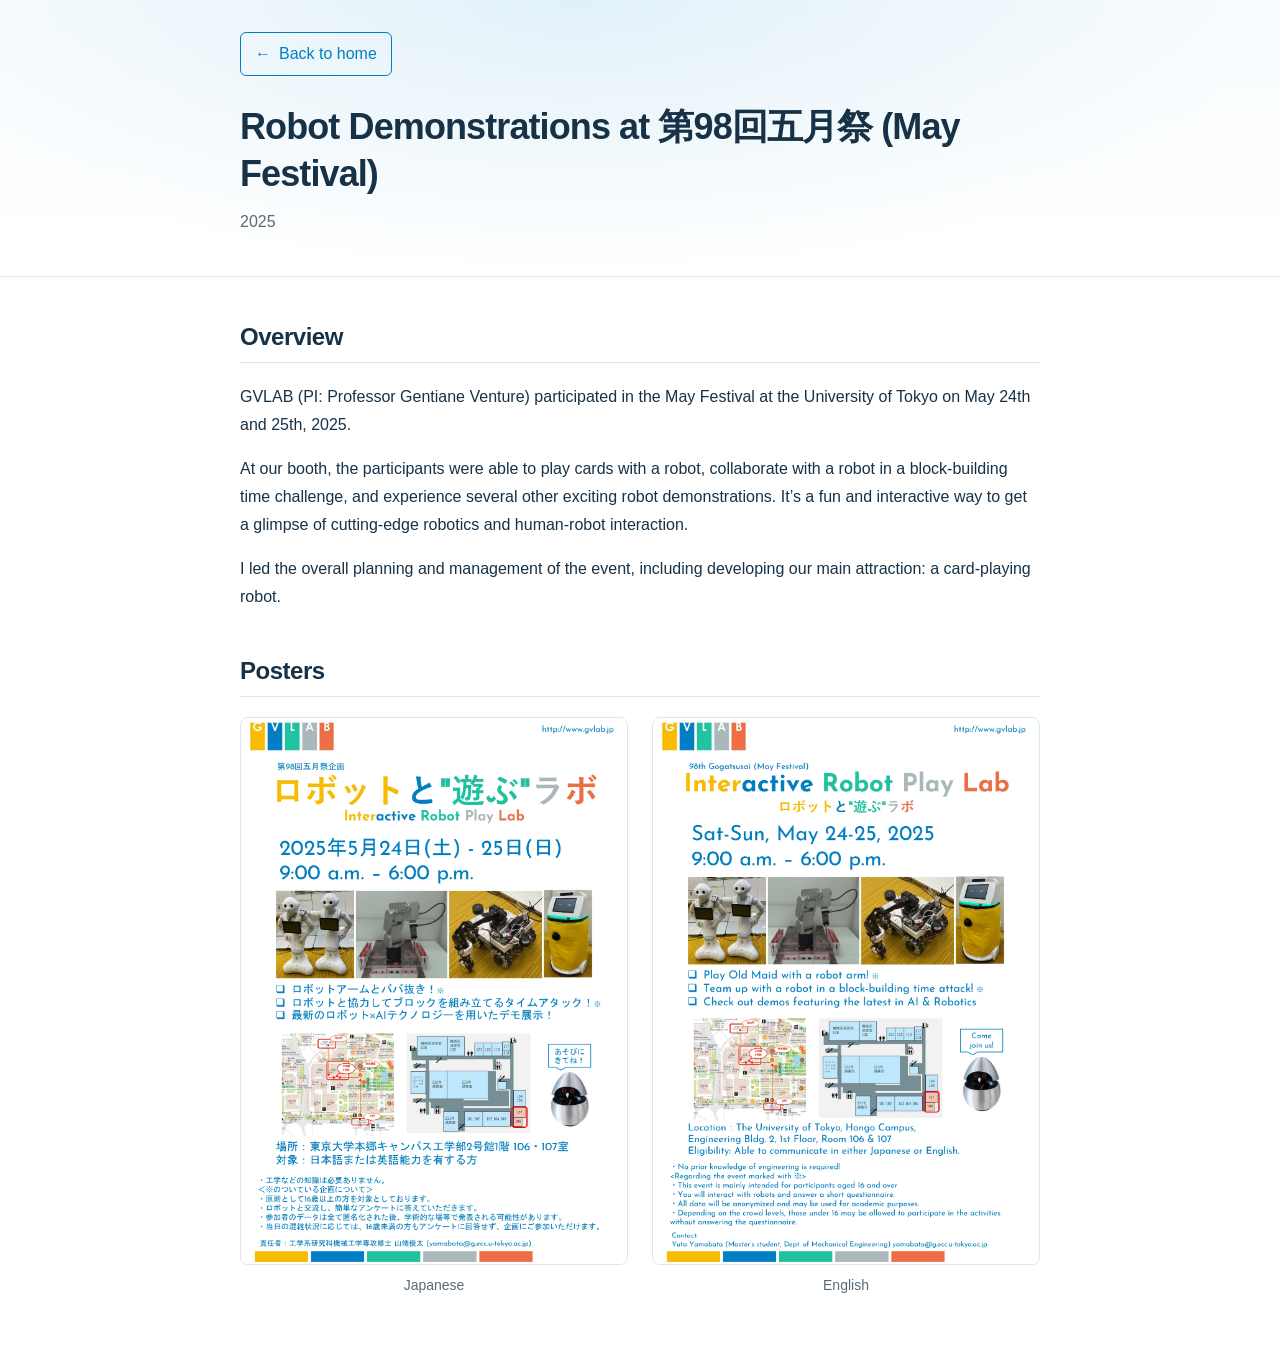
<file: gogatsusai/index.html>
<!doctype html>
<html lang="en">
<head>
  <meta charset="utf-8">
  <meta name="viewport" content="width=device-width, initial-scale=1">
  <meta name="theme-color" content="#007FC4">
  <title>Robot Demonstrations at 第98回五月祭 (May Festival) | Yuta Yamabata</title>
  <link rel="stylesheet" href="../static/css/index.css">
  <link rel="stylesheet" href="../static/css/projects.css">
</head>
<body class="project-page">
  <a class="skip-link" href="#main">Skip to content</a>
  <header class="project-header">
    <div class="page-width">
      <a class="project-back" href="../"><span aria-hidden="true">←</span> Back to home</a>
      <h1>Robot Demonstrations at 第98回五月祭 (May Festival)</h1>
      <p class="project-year">2025</p>
    </div>
  </header>

  <main class="page-width" id="main">
    <section class="project-section" aria-labelledby="overview-title">
      <h2 id="overview-title">Overview</h2>
      <div class="project-description">
        <p>GVLAB (PI: Professor Gentiane Venture) participated in the May Festival at the University of Tokyo on May 24th and 25th, 2025.</p>
        <p>At our booth, the participants were able to play cards with a robot, collaborate with a robot in a block-building time challenge, and experience several other exciting robot demonstrations. It’s a fun and interactive way to get a glimpse of cutting-edge robotics and human-robot interaction.</p>
        <p>I led the overall planning and management of the event, including developing our main attraction: a card-playing robot.</p>
      </div>
    </section>

    <section class="project-section" aria-labelledby="posters-title">
      <h2 id="posters-title">Posters</h2>
      <div class="project-poster-grid">
        <figure class="project-figure">
          <a class="project-image-link" href="./static/poster_pages-to-jpg-0001.jpg" target="_blank" rel="noopener" aria-label="Open the Japanese poster at full size (opens in a new tab)">
            <img src="./static/poster_pages-to-jpg-0001.jpg" alt="Japanese poster for the Interactive Robot Play Lab at the 98th May Festival" width="2481" height="3509" loading="lazy">
          </a>
          <figcaption>Japanese</figcaption>
        </figure>
        <figure class="project-figure">
          <a class="project-image-link" href="./static/poster_pages-to-jpg-0002.jpg" target="_blank" rel="noopener" aria-label="Open the English poster at full size (opens in a new tab)">
            <img src="./static/poster_pages-to-jpg-0002.jpg" alt="English poster for the Interactive Robot Play Lab at the 98th May Festival" width="2481" height="3509" loading="lazy">
          </a>
          <figcaption>English</figcaption>
        </figure>
      </div>
    </section>
  </main>
</body>
</html>
</file>
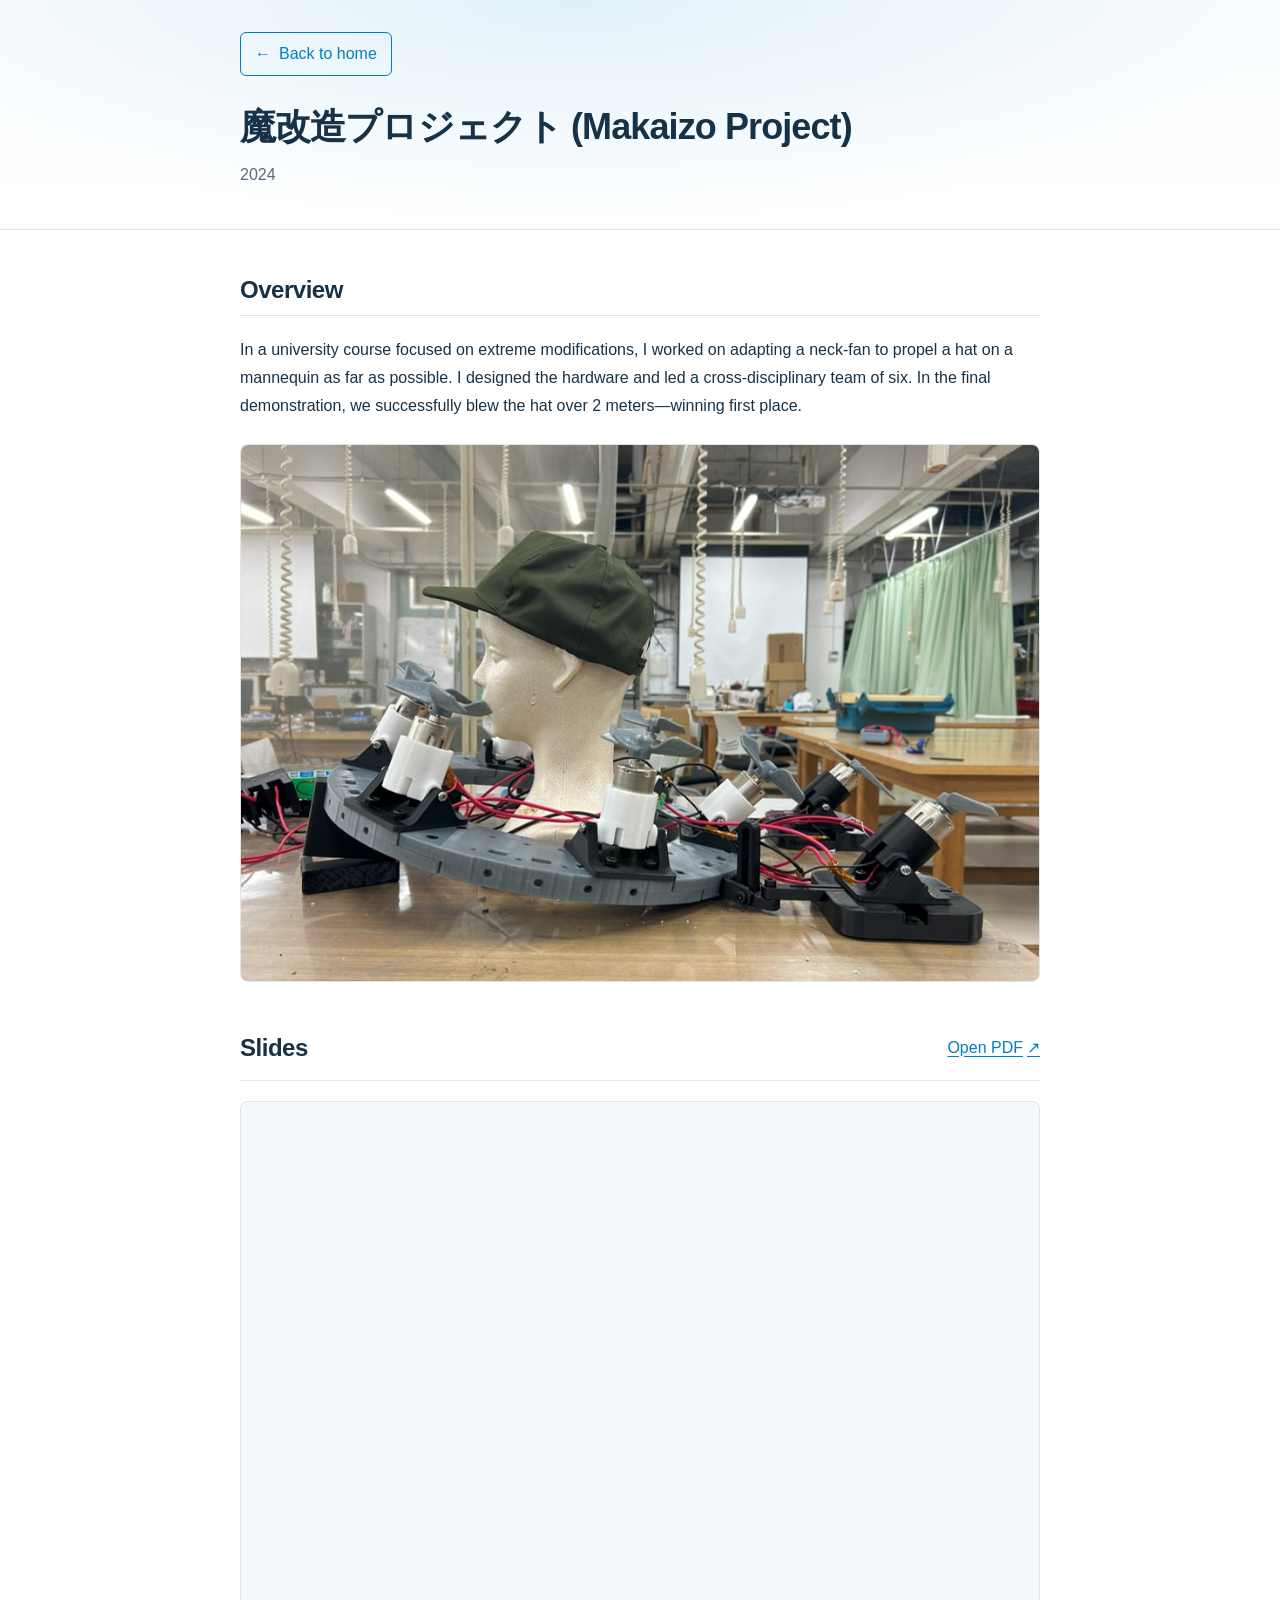
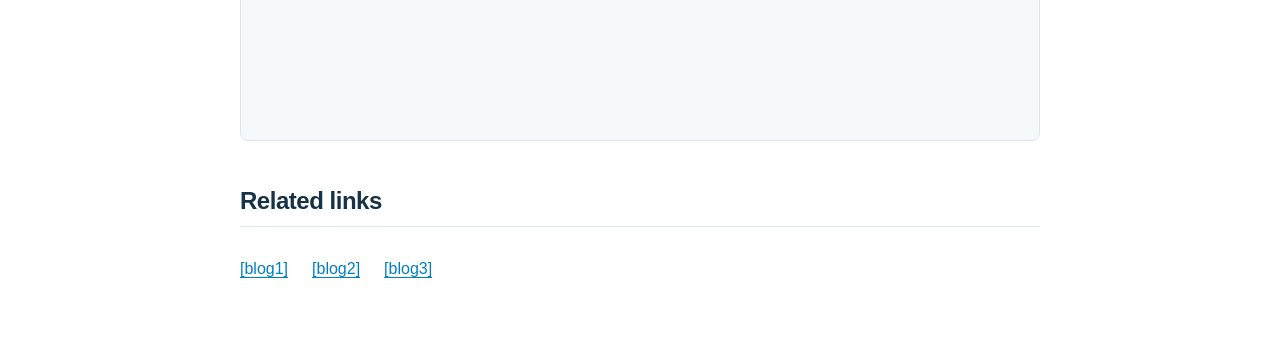
<file: makaizo/index.html>
<!doctype html>
<html lang="en">
<head>
  <meta charset="utf-8">
  <meta name="viewport" content="width=device-width, initial-scale=1">
  <meta name="theme-color" content="#007FC4">
  <title>魔改造プロジェクト (Makaizo Project) | Yuta Yamabata</title>
  <link rel="stylesheet" href="../static/css/index.css">
  <link rel="stylesheet" href="../static/css/projects.css">
</head>
<body class="project-page">
  <a class="skip-link" href="#main">Skip to content</a>
  <header class="project-header">
    <div class="page-width">
      <a class="project-back" href="../"><span aria-hidden="true">←</span> Back to home</a>
      <h1>魔改造プロジェクト (Makaizo Project)</h1>
      <p class="project-year">2024</p>
    </div>
  </header>

  <main class="page-width" id="main">
    <section class="project-section" aria-labelledby="overview-title">
      <h2 id="overview-title">Overview</h2>
      <div class="project-description">
        <p>In a university course focused on extreme modifications, I worked on adapting a neck-fan to propel a hat on a mannequin as far as possible. I designed the hardware and led a cross-disciplinary team of six. In the final demonstration, we successfully blew the hat over 2 meters—winning first place.</p>
      </div>
      <figure class="project-figure">
        <a class="project-image-link" href="./static/makaizo_machine.jpg" target="_blank" rel="noopener" aria-label="Open the Makaizo machine photo at full size (opens in a new tab)">
          <img src="./static/makaizo_machine.jpg" alt="The modified neck-fan machine surrounding a mannequin wearing a hat" width="916" height="615">
        </a>
      </figure>
    </section>

    <section class="project-section" aria-labelledby="slides-title">
      <div class="project-section-heading">
        <h2 id="slides-title">Slides</h2>
        <a class="project-pdf-link" href="./static/A%E7%8F%AD%E6%9C%80%E7%B5%82%E5%A0%B1%E5%91%8A%E3%82%B9%E3%83%A9%E3%82%A4%E3%83%89.pdf" target="_blank" rel="noopener" aria-label="Open the Makaizo slides PDF (opens in a new tab)">Open PDF <span aria-hidden="true">↗</span></a>
      </div>
      <iframe class="project-pdf" src="./static/A%E7%8F%AD%E6%9C%80%E7%B5%82%E5%A0%B1%E5%91%8A%E3%82%B9%E3%83%A9%E3%82%A4%E3%83%89.pdf" title="Makaizo Project final presentation slides" loading="lazy"></iframe>
    </section>

    <section class="project-section" aria-labelledby="links-title">
      <h2 id="links-title">Related links</h2>
      <div class="project-related-links">
        <a href="https://utmakaizo.nagato-u-tokyo.jp/2024/11/09/24a-teama-blog1/">[blog1]</a>
        <a href="https://utmakaizo.nagato-u-tokyo.jp/2024/12/12/24a-teama-blog2/">[blog2]</a>
        <a href="https://utmakaizo.nagato-u-tokyo.jp/2024/12/20/24a-teama-blog3-2/">[blog3]</a>
      </div>
    </section>
  </main>
</body>
</html>
</file>
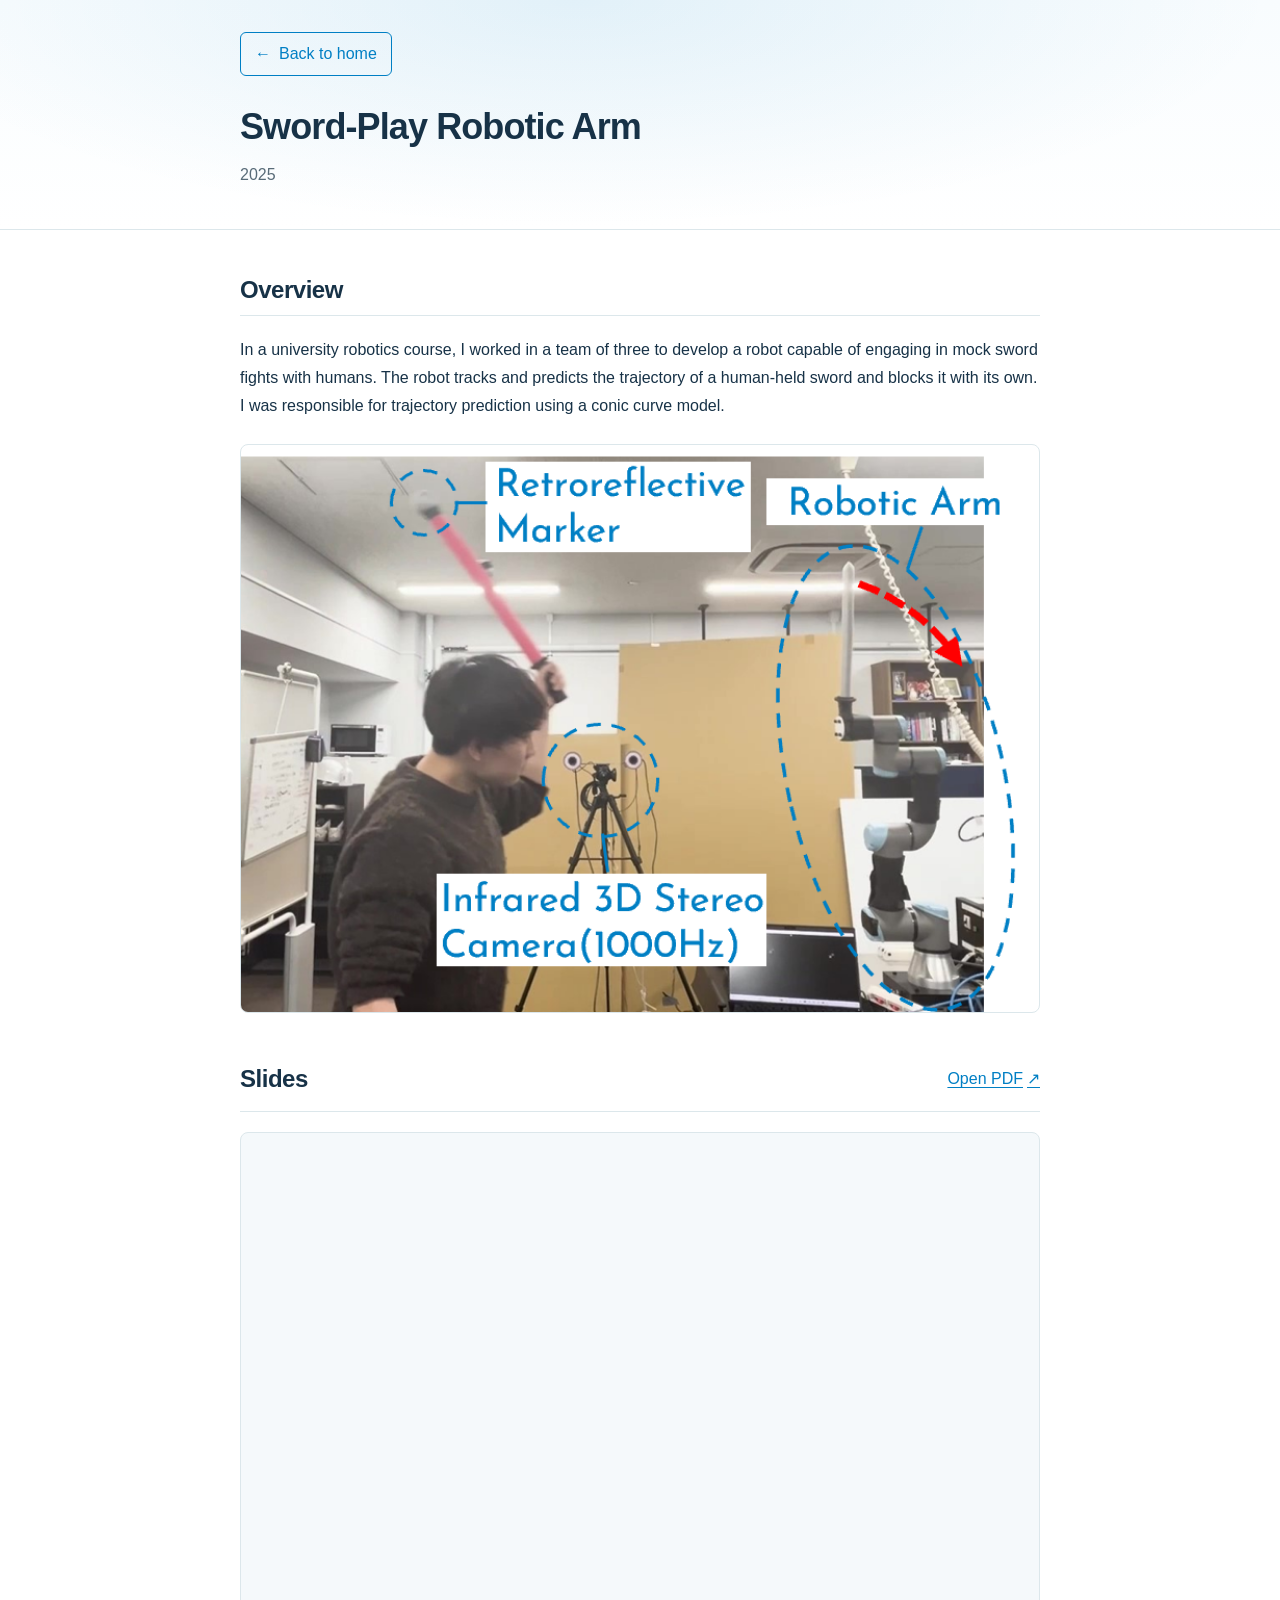
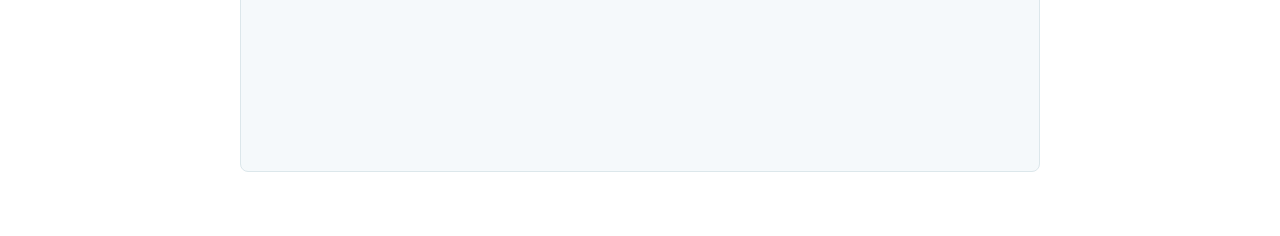
<file: sword-play/index.html>
<!doctype html>
<html lang="en">
<head>
  <meta charset="utf-8">
  <meta name="viewport" content="width=device-width, initial-scale=1">
  <meta name="theme-color" content="#007FC4">
  <title>Sword-Play Robotic Arm | Yuta Yamabata</title>
  <link rel="stylesheet" href="../static/css/index.css">
  <link rel="stylesheet" href="../static/css/projects.css">
</head>
<body class="project-page">
  <a class="skip-link" href="#main">Skip to content</a>
  <header class="project-header">
    <div class="page-width">
      <a class="project-back" href="../"><span aria-hidden="true">←</span> Back to home</a>
      <h1>Sword-Play Robotic Arm</h1>
      <p class="project-year">2025</p>
    </div>
  </header>

  <main class="page-width" id="main">
    <section class="project-section" aria-labelledby="overview-title">
      <h2 id="overview-title">Overview</h2>
      <div class="project-description">
        <p>In a university robotics course, I worked in a team of three to develop a robot capable of engaging in mock sword fights with humans. The robot tracks and predicts the trajectory of a human-held sword and blocks it with its own. I was responsible for trajectory prediction using a conic curve model.</p>
      </div>
      <figure class="project-figure">
        <a class="project-image-link" href="./static/sword-play.png" target="_blank" rel="noopener" aria-label="Open the sword-play image at full size (opens in a new tab)">
          <img src="./static/sword-play.png" alt="A human and robotic arm engaging in a mock sword fight, annotated with a retroreflective marker and infrared 3D stereo camera" width="767" height="545">
        </a>
      </figure>
    </section>

    <section class="project-section" aria-labelledby="slides-title">
      <div class="project-section-heading">
        <h2 id="slides-title">Slides</h2>
        <a class="project-pdf-link" href="./static/%E3%83%81%E3%83%A3%E3%83%B3%E3%83%90%E3%83%A9%E3%83%AD%E3%83%9C%E3%83%86%E3%82%A3%E3%82%AF%E3%82%B9.pdf" target="_blank" rel="noopener" aria-label="Open the sword-play slides PDF (opens in a new tab)">Open PDF <span aria-hidden="true">↗</span></a>
      </div>
      <iframe class="project-pdf" src="./static/%E3%83%81%E3%83%A3%E3%83%B3%E3%83%90%E3%83%A9%E3%83%AD%E3%83%9C%E3%83%86%E3%82%A3%E3%82%AF%E3%82%B9.pdf" title="Sword-Play Robotic Arm presentation slides" loading="lazy"></iframe>
    </section>
  </main>
</body>
</html>
</file>
<file: static/css/index.css>
:root {
  --blue: #007fc4;
  --ink: #173247;
  --muted: #586b78;
  --line: #dce7eb;
  --paper: #fff;
}

* { box-sizing: border-box; }

body {
  margin: 0;
  background: var(--paper);
  color: var(--ink);
  font-family: "Segoe UI", "Helvetica Neue", Arial, sans-serif;
  font-size: 16px;
  line-height: 1.75;
}

.page-width { width: min(800px, calc(100% - 40px)); margin-inline: auto; }
a { color: var(--blue); text-underline-offset: 3px; }
a:hover { color: #006394; }
a:focus-visible { outline: 3px solid var(--blue); outline-offset: 4px; border-radius: 3px; }
h1, h2, h3, p, li { overflow-wrap: break-word; }

.skip-link {
  position: absolute;
  top: -100px;
  left: 12px;
  z-index: 2;
  padding: 8px 14px;
  background: var(--blue);
  color: var(--paper);
}
.skip-link:focus { top: 12px; color: var(--paper); }

.profile-header {
  border-bottom: 1px solid var(--line);
  background:
    radial-gradient(ellipse at 45% 0%, rgba(0, 127, 196, .09), transparent 70%),
    linear-gradient(180deg, #f8fcfe, #fff);
}
.profile {
  display: grid;
  grid-template-columns: 240px minmax(0, 1fr);
  align-items: center;
  gap: 40px;
  padding-block: 56px;
}
.profile-photo {
  display: block;
  width: 240px;
  max-width: 100%;
  height: auto;
  aspect-ratio: 1;
  border-radius: 12px;
}
.profile-details { min-width: 0; }
.profile h1 {
  margin: 0 0 18px;
  font-size: clamp(1.75rem, 3vw, 2rem);
  font-weight: 700;
  line-height: 1.3;
  letter-spacing: -.025em;
}
.profile-name-ja { display: inline-block; }
.profile-affiliation { margin: 0; font-size: 1.0625rem; line-height: 1.7; }
.social-links { display: flex; flex-wrap: wrap; align-items: center; gap: 14px; margin-top: 24px; }
.social-link {
  display: inline-flex;
  align-items: center;
  justify-content: center;
  flex: none;
  width: 48px;
  height: 48px;
  border-radius: 8px;
  text-decoration: none;
}
.social-link:hover { background: rgba(0, 127, 196, .07); }
.social-link svg { display: block; width: 32px; height: 32px; }

main.page-width { padding-bottom: 64px; }
.content-section { margin-top: 52px; }
.content-section h2,
.content-section h3 {
  width: fit-content;
  max-width: 100%;
}

.content-section h2 {
  margin: 0 0 15px;
  font-size: 1.75rem;
  line-height: 1.25;
  letter-spacing: -.025em;
}
/* h3の余白は現在、ブラウザの標準値なので追加します */
.content-section h3 {
  margin: 40px 0 5px; /* 上40px・左右0・下10px */
}
/* h2の直後のh3だけは、h2の下余白で間隔を決める */
.content-section h2 + h3 {
  margin-top: 0;
}
.content-section h2::after,
.content-section h3::after {
  content: "";
  display: block;
  width: 100%;
  border-radius: 2px;
}

.content-section h2::after {
  height: 3px;
  margin-top: 5px;
  background: linear-gradient(90deg, var(--blue), #dce7eb);
}

.content-section p { margin: 0; }
.about-section p + p { margin-top: 16px; }
.content-section ul { margin: 0; padding-left: 2.00em; list-style: disc; }
.content-section li { padding-block: 10px; }
.content-section li:first-child { padding-top: 0; }
.content-section li:last-child { padding-bottom: 0; }
/* .content-section li + li { border-top: 1px solid var(--line); } */
.content-section li a:hover { border-color: var(--blue); background: #f5f9fb; }
.publications-section strong u { text-decoration-thickness: 1px; text-underline-offset: 3px; }

@media (max-width: 640px) {
  .page-width { width: calc(100% - 32px); }
  .profile { grid-template-columns: minmax(0, 1fr); justify-items: center; gap: 28px; padding-block: 36px; }
  .profile-details { width: 100%; text-align: center; }
  .profile h1 { font-size: 1.75rem; }
  .profile-affiliation { font-size: 1rem; }
  .social-links { justify-content: center; margin-top: 20px; }
  .content-section { margin-top: 40px; }
  .content-section h2 { font-size: 1.625rem; }
  main.page-width { padding-bottom: 48px; }
}
</file>
<file: emo-duck/static/css/index.css>
:root {
  --blue: #007fc4;
  --gray: #aab8bc;
  --yellow: #f8bd01;
  --green: #20c29f;
  --orange: #ec6f45;
  --ink: #173247;
  --muted: #586b78;
  --line: #dce7eb;
  --paper: #ffffff;
  --mist: #f5f9fb;
}

* { box-sizing: border-box; }
html { scroll-behavior: smooth; }
body { margin: 0; color: var(--ink); background: var(--paper); font-family: "Segoe UI", "Helvetica Neue", Arial, sans-serif; line-height: 1.65; }
a { color: var(--blue); text-underline-offset: 3px; }
a:hover { color: #006394; }
img, video { display: block; max-width: 100%; }
button, video { font: inherit; }
section[id] { scroll-margin-top: 5rem; }

.page-width { width: min(1120px, calc(100% - 48px)); margin-inline: auto; }
.page-width.narrow { width: min(850px, calc(100% - 48px)); }
.skip-link { position: absolute; left: 12px; top: -100px; z-index: 20; padding: 8px 14px; background: var(--blue); color: white; }
.skip-link:focus { top: 12px; color: white; }
.visually-hidden { position: absolute; width: 1px; height: 1px; padding: 0; margin: -1px; overflow: hidden; clip: rect(0, 0, 0, 0); white-space: nowrap; border: 0; }

.site-header { position: relative; z-index: 5; background: rgba(255,255,255,.95); border-bottom: 1px solid var(--line); }
.header-inner { min-height: 70px; display: flex; align-items: center; justify-content: space-between; gap: 24px; }
.site-mark { display: inline-flex; align-items: center; color: var(--ink); text-decoration: none; }
.site-mark:hover { color: var(--blue); }
.mark-symbol { width: 27px; height: 27px; display: inline-grid; place-items: center; border-radius: 8px; background: var(--yellow); color: var(--ink); font-size: 1.1rem; }
.site-header nav { display: flex; gap: clamp(10px, 1.7vw, 24px); }
.site-header nav a, .home-link { color: var(--muted); text-decoration: none; font-size: .8rem; font-weight: 600; white-space: nowrap; }
.site-header nav a:hover, .home-link:hover { color: var(--blue); }
.home-link { border-left: 1px solid var(--line); padding-left: 24px; }

.hero { position: relative; overflow: hidden; background: linear-gradient(180deg, #f8fcfe 0%, #ffffff 100%); border-bottom: 1px solid var(--line); }
.hero-glow { position: absolute; width: 600px; height: 600px; top: -430px; left: 50%; transform: translateX(-50%); border-radius: 50%; background: radial-gradient(circle, rgba(0,127,196,.14), rgba(0,127,196,0) 68%); pointer-events: none; }
.hero-inner { position: relative; padding: clamp(46px, 5vw, 68px) 0 50px; text-align: center; }
.venue-row { display: grid; grid-template-columns: 150px minmax(0, 1fr) 150px; align-items: center; gap: 12px; margin-bottom: 22px; }
.venue-badge { grid-column: 2; display: inline-flex; align-items: center; justify-self: center; gap: 9px; max-width: 100%; margin: 0; padding: 9px 15px; border: 1px solid #e9d07d; border-radius: 999px; background: #fff8df; color: #695416; font-size: .77rem; font-weight: 700; letter-spacing: .015em; line-height: 1.4; }
.conference-logo { grid-column: 3; justify-self: end; display: block; width: 150px; }
.conference-logo img { width: 100%; height: auto; }
.conference-logo:focus-visible { outline: 3px solid var(--blue); outline-offset: 4px; border-radius: 4px; }
.badge-dot { flex: none; width: 8px; height: 8px; border-radius: 50%; background: var(--yellow); }
.section-index { color: var(--blue); font-size: .77rem; font-weight: 800; letter-spacing: .16em; text-transform: uppercase; }
h1, h2, h3, h4, p { overflow-wrap: break-word; }
h1, h2, h3, h4 { line-height: 1.18; }
.no-break { white-space: nowrap; }
.hero h1 { max-width: 1120px; margin: 0 auto 26px; font-size: clamp(1.6rem, 3.15vw, 2.5rem); font-weight: 800; letter-spacing: -.035em; text-wrap: balance; }
.authors { display: flex; justify-content: center; align-items: baseline; flex-wrap: wrap; column-gap: 4px; row-gap: 3px; font-size: clamp(.97rem, 1.55vw, 1.16rem); font-weight: 650; }
.authors a { text-decoration-thickness: 1px; }
.authors sup, .affiliations sup { margin-left: 1px; font-size: .68em; }
.author-comma { margin-right: 8px; }
.affiliations { display: flex; justify-content: center; flex-wrap: wrap; column-gap: 18px; row-gap: 3px; margin: 12px 0 18px; color: var(--muted); font-size: .85rem; }
.partner-logos { width: min(932px, 100%); display: grid; grid-template-columns: 1fr 1.2fr 1.5fr 1.3fr; align-items: center; justify-items: center; gap: 48px; margin: 0 auto 22px; padding: 18px 24px; border: 1px solid var(--line); border-radius: 14px; background: white; }
.partner-logo { display: flex; align-items: center; justify-content: center; width: 100%; min-width: 0; }
.partner-logo img { width: 100%; height: auto; object-fit: contain; }
.partner-logo-gvlab img { max-width: 148px; }
.partner-logo-utokyo img { max-width: 178px; }
.partner-logo-kimlab img { max-width: 222px; }
.partner-logo-uiuc img { max-width: 192px; }
.partner-logo:is(a):focus-visible { outline: 3px solid var(--blue); outline-offset: 5px; border-radius: 3px; }
.hero-actions { display: flex; align-items: center; justify-content: center; flex-wrap: wrap; gap: 8px; }
.action-pill { display: inline-flex; align-items: center; justify-content: center; gap: 7px; min-height: 40px; padding: 8px 16px; border-radius: 999px; background: #353535; color: white; white-space: nowrap; }
.action-icon { flex: none; display: block; width: 18px; height: 18px; }
.action-name { color: inherit; font-size: .95rem; font-weight: 550; line-height: 1.2; }
.unavailable { cursor: default; }
.action-link { text-decoration: none; transition: background-color .2s; }
.action-link:hover { background: #222; color: white; }
.action-link:focus-visible { outline: 3px solid var(--blue); outline-offset: 3px; }
.hero-actions-status { margin: 7px 0 0; color: var(--muted); font-size: .74rem; line-height: 1.35; }
.hero-motion-grid { display: grid; grid-template-columns: repeat(2, minmax(0, 1fr)); gap: 16px; margin: 25px auto 0; }
.hero-motion { position: relative; overflow: hidden; aspect-ratio: 119 / 67; border-radius: 10px; background: #e3e9ec; }
.hero-motion video { width: 100%; height: 100%; object-fit: cover; }
.hero-motion-label { position: absolute; top: 0; left: 0; z-index: 1; padding: 7px 16px 8px 12px; border-left: 5px solid var(--emotion); background: rgba(255,255,255,.96); color: var(--ink); font-size: clamp(1rem, 1.8vw, 1.25rem); font-weight: 750; line-height: 1.2; }

.section { padding: clamp(46px, 5vw, 68px) 0; }
.section-heading { margin-bottom: 25px; }
.section-heading.centered { max-width: 785px; margin-inline: auto; text-align: center; }
.section-heading h2 { margin: 0 0 13px; font-size: clamp(1.75rem, 3.4vw, 2.75rem); letter-spacing: -.038em; }
.section-heading p { margin: 0; color: var(--muted); font-size: 1rem; line-height: 1.8; text-align: left; }
.abstract-section .section-heading { margin-bottom: 0; }
.paper-figure { margin: 0; overflow: hidden; border: 1px solid var(--line); border-radius: 16px; background: white; box-shadow: 0 16px 36px rgba(16,65,88,.05); }
.figure-image-link { display: block; }
.paper-figure img { width: 100%; height: auto; }
.intro-figure { max-width: 720px; margin-inline: auto; }
.paper-figure figcaption { padding: 13px 18px; border-top: 1px solid var(--line); color: var(--muted); font-size: .84rem; line-height: 1.65; text-align: left; }
.paper-figure figcaption math { font-size: 1.12em; }
.figure-scroll { overflow-x: auto; }

.video-section { background: var(--mist); }
.video-embed { aspect-ratio: 16 / 9; overflow: hidden; border: 1px solid #28526b; border-radius: 18px; background: #102c42; box-shadow: 0 22px 42px rgba(15,54,76,.16); }
.video-embed iframe { display: block; width: 100%; height: 100%; border: 0; }
.video-external-link { margin: 12px 2px 0; text-align: right; font-size: .86rem; }
.video-external-link a { font-weight: 650; }

.approach-section { background: #fff; }
.motions-section { background: var(--mist); }
.emotion-list { display: grid; gap: 22px; }
.emotion-card { --emotion: var(--blue); padding: 23px 26px 27px; border: 1px solid var(--line); border-left: 5px solid var(--emotion); border-radius: 14px; background: white; box-shadow: 0 12px 28px rgba(15,54,76,.04); }
.emotion-angry { --emotion: var(--orange); }
.emotion-happy { --emotion: var(--blue); }
.emotion-neutral { --emotion: var(--gray); }
.emotion-sad { --emotion: var(--green); }
.emotion-heading { display: flex; align-items: center; gap: 13px; margin-bottom: 18px; }
.emotion-number { color: var(--emotion); font-size: .76rem; font-weight: 800; letter-spacing: .14em; }
.emotion-heading h3 { margin: 0; font-size: 1.44rem; letter-spacing: -.02em; }
.emotion-line { flex: 1; height: 1px; margin-left: 7px; background: var(--line); }
.motion-grid { display: grid; grid-template-columns: minmax(0, 1.333333fr) minmax(0, 1.553398fr) minmax(0, 1.776119fr); gap: 15px; }
.motion-item { min-width: 0; }
.motion-item h4 { margin: 0 0 9px; color: var(--muted); font-size: .76rem; font-weight: 800; letter-spacing: .11em; text-transform: uppercase; }
.video-shell { position: relative; overflow: hidden; aspect-ratio: 119 / 67; border-radius: 8px; background: #142b3c; }
.motion-four-three .video-shell { aspect-ratio: 4 / 3; }
.motion-simulation .video-shell { aspect-ratio: 160 / 103; }
.motion-item video { width: 100%; height: 100%; background: #142b3c; object-fit: contain; }
.motion-simulation video { object-fit: cover; object-position: center bottom; }
.video-start { display: none; }
.video-enhanced .video-shell:not(.is-playing) .video-start { position: absolute; inset: 0; display: flex; align-items: center; justify-content: center; width: 100%; border: 0; background: transparent; cursor: pointer; }
.video-enhanced .video-start:hover { background: rgba(8,36,54,.08); }
.video-enhanced .video-start:focus-visible { outline: 3px solid var(--yellow); outline-offset: -5px; }
.video-enhanced .video-start > span:last-child { display: none; }
.video-start-icon { display: grid; place-items: center; width: 46px; height: 46px; border: 1.5px solid rgba(255,255,255,.9); border-radius: 50%; background: rgba(15,44,62,.82); box-shadow: 0 3px 12px rgba(0,0,0,.2); color: white; }
.video-start-icon svg { display: block; width: 20px; height: 20px; transform: translateX(1px); }

.results-section { background: white; }
.result-block { padding: 12px 0 30px; }
.result-block + .result-block { border-top: 1px solid var(--line); padding-top: 30px; }
.result-copy { max-width: 785px; margin: 0 auto 24px; text-align: left; }
.result-copy h3 { margin: 0 0 15px; font-size: clamp(1.5rem, 2.5vw, 2.14rem); letter-spacing: -.035em; }
.result-copy p { margin: 0; color: var(--muted); line-height: 1.8; }
.chart-figure { box-shadow: none; }
.chart-figure figcaption { font-size: .74rem; }
.cue-evidence { display: grid; grid-template-columns: minmax(0, 1.06fr) minmax(0, .94fr); align-items: stretch; gap: 22px; }
.cue-table-scroll { display: flex; min-width: 0; max-width: 100%; overflow-x: auto; border: 1px solid var(--line); border-radius: 16px; background: white; }
.cue-table-scroll:focus-visible { outline: 3px solid var(--blue); outline-offset: 3px; }
.cue-table { flex: 1 0 560px; width: 100%; min-width: 560px; height: 100%; border-collapse: collapse; font-size: .88rem; line-height: 1.35; font-variant-numeric: tabular-nums; }
.cue-table th, .cue-table td { padding: 13px 7px; border-bottom: 1px solid var(--line); white-space: nowrap; }
.cue-table thead th { border-bottom: 2px solid var(--gray); text-align: center; font-weight: 800; }
.cue-table thead th:first-child, .cue-table tbody th { text-align: left; }
.cue-table thead th:not(:first-child)::before { content: ""; display: inline-block; width: 9px; height: 9px; margin-right: 6px; border-radius: 50%; background: var(--cue-color); }
.cue-table tbody th { font-weight: 650; }
.cue-table tbody td { text-align: center; }
.cue-table .robot-measures > * { border-top: 2px solid var(--gray); }
.cue-table tbody tr:last-child > * { border-bottom: 0; }
.cue-table .cue-angry { --cue-color: var(--orange); }
.cue-table .cue-happy { --cue-color: var(--blue); }
.cue-table .cue-neutral { --cue-color: var(--gray); }
.cue-table .cue-sad { --cue-color: var(--green); }
.pitch-figure { min-width: 0; }

.citation-section { padding-top: 34px; background: #fff; }
.citation-card { padding: 40px 24px; border: 1px dashed #9bbccf; border-radius: 16px; background: #f5fbfe; text-align: center; }
.citation-card h2 { margin: 10px 0 8px; font-size: clamp(1.5rem, 3vw, 2rem); letter-spacing: -.03em; }
.citation-card p { margin: 0; color: var(--muted); }
.site-footer { border-top: 1px solid var(--line); background: #f7fafb; }
.footer-inner { display: flex; justify-content: space-between; flex-wrap: wrap; gap: 12px 25px; padding-block: 25px; }
.footer-inner p { margin: 0; color: var(--muted); font-size: .78rem; }

@media (max-width: 1179px) {
  .cue-evidence { grid-template-columns: 1fr; align-items: start; }
  .cue-table { height: auto; }
  .pitch-figure { width: min(100%, 720px); margin-inline: auto; }
}

@media (max-width: 1099px) {
  .venue-row { display: flex; flex-direction: column; align-items: stretch; gap: 12px; }
  .conference-logo { order: -1; align-self: flex-end; width: 132px; }
  .venue-badge { align-self: center; }
}

@media (max-width: 820px) {
  .site-header nav { display: none; }
  .home-link { margin-left: auto; }
  .wide-figure img { min-width: 720px; }
  .extra-wide-figure img { min-width: 960px; }
}

@media (max-width: 610px) {
  .page-width, .page-width.narrow { width: min(100% - 32px, 1120px); }
  .header-inner { min-height: 58px; }
  .home-link { padding-left: 12px; font-size: .73rem; }
  .hero-inner { padding-block: 42px 44px; }
  .venue-badge { border-radius: 14px; text-align: left; }
  .hero h1 { font-size: clamp(1.9rem, 7.8vw, 2.2rem); }
  .affiliations { flex-direction: column; gap: 0; }
  .partner-logos { grid-template-columns: repeat(2, minmax(0, 1fr)); gap: 32px 28px; padding: 18px 14px; }
  .hero-motion-grid { grid-template-columns: 1fr; gap: 14px; margin-top: 24px; }
  .motion-grid { grid-template-columns: 1fr; gap: 18px; }
  .emotion-card { padding: 19px 17px 22px; }
  .paper-figure figcaption { padding: 11px 13px; }
  .pitch-figure img { width: 560px; min-width: 560px; max-width: none; }
}

@media (prefers-reduced-motion: reduce) {
  html { scroll-behavior: auto; }
}
</file>
<file: static/css/projects.css>
/* Shared project layout; colors, typography and page width come from index.css. */
.project-page .project-header {
  border-bottom: 1px solid var(--line);
  background:
    radial-gradient(ellipse at 45% 0%, rgba(0, 127, 196, .09), transparent 70%),
    linear-gradient(180deg, #f8fcfe, var(--paper));
}

.project-page .project-header .page-width { padding-block: 32px 40px; }
.project-page .project-back {
  display: inline-flex;
  align-items: center;
  gap: 8px;
  min-height: 44px;
  padding: 7px 14px;
  border: 1px solid var(--blue);
  border-radius: 6px;
  text-decoration: none;
  line-height: 1.5;
}
.project-page .project-back:hover { background: rgba(0, 127, 196, .06); }
.project-page .project-header h1 {
  margin: 28px 0 0;
  font-size: clamp(1.75rem, 4vw, 2.25rem);
  line-height: 1.3;
  letter-spacing: -.025em;
}
.project-page .project-year { margin: 10px 0 0; color: var(--muted); }

.project-page .project-section { margin-top: 44px; }
.project-page .project-section h2 {
  margin: 0;
  font-size: 1.5rem;
  line-height: 1.3;
  letter-spacing: -.02em;
}
.project-page .project-section > h2,
.project-page .project-section-heading {
  margin-bottom: 20px;
  padding-bottom: 10px;
  border-bottom: 1px solid var(--line);
}
.project-page .project-description p { margin: 0; }
.project-page .project-description p + p { margin-top: 16px; }
.project-page .project-figure { min-width: 0; margin: 24px 0 0; }
.project-page .project-image-link { display: block; border-radius: 8px; }
.project-page .project-figure img {
  display: block;
  width: 100%;
  height: auto;
  border: 1px solid var(--line);
  border-radius: 8px;
}
.project-page .project-figure figcaption {
  margin-top: 8px;
  color: var(--muted);
  font-size: .875rem;
  text-align: center;
}
.project-page .project-poster-grid { display: grid; grid-template-columns: repeat(2, minmax(0, 1fr)); gap: 24px; }
.project-page .project-poster-grid .project-figure { margin: 0; }

.project-page .project-section-heading { display: flex; flex-wrap: wrap; align-items: center; justify-content: space-between; gap: 12px; }
.project-page .project-pdf-link { display: inline-flex; align-items: center; gap: 4px; min-height: 44px; }
.project-page .project-pdf {
  display: block;
  width: 100%;
  height: 640px;
  border: 1px solid var(--line);
  border-radius: 8px;
  background: #f5f9fb;
}
.project-page .project-related-links { display: flex; flex-wrap: wrap; gap: 8px 24px; }
.project-page .project-related-links a { display: inline-flex; align-items: center; min-height: 44px; }

@media (max-width: 640px) {
  .project-page .project-header .page-width { padding-block: 24px 32px; }
  .project-page .project-header h1 { margin-top: 24px; }
  .project-page .project-section { margin-top: 36px; }
  .project-page .project-poster-grid { grid-template-columns: minmax(0, 1fr); }
  .project-page .project-pdf { height: 420px; }
}
</file>
